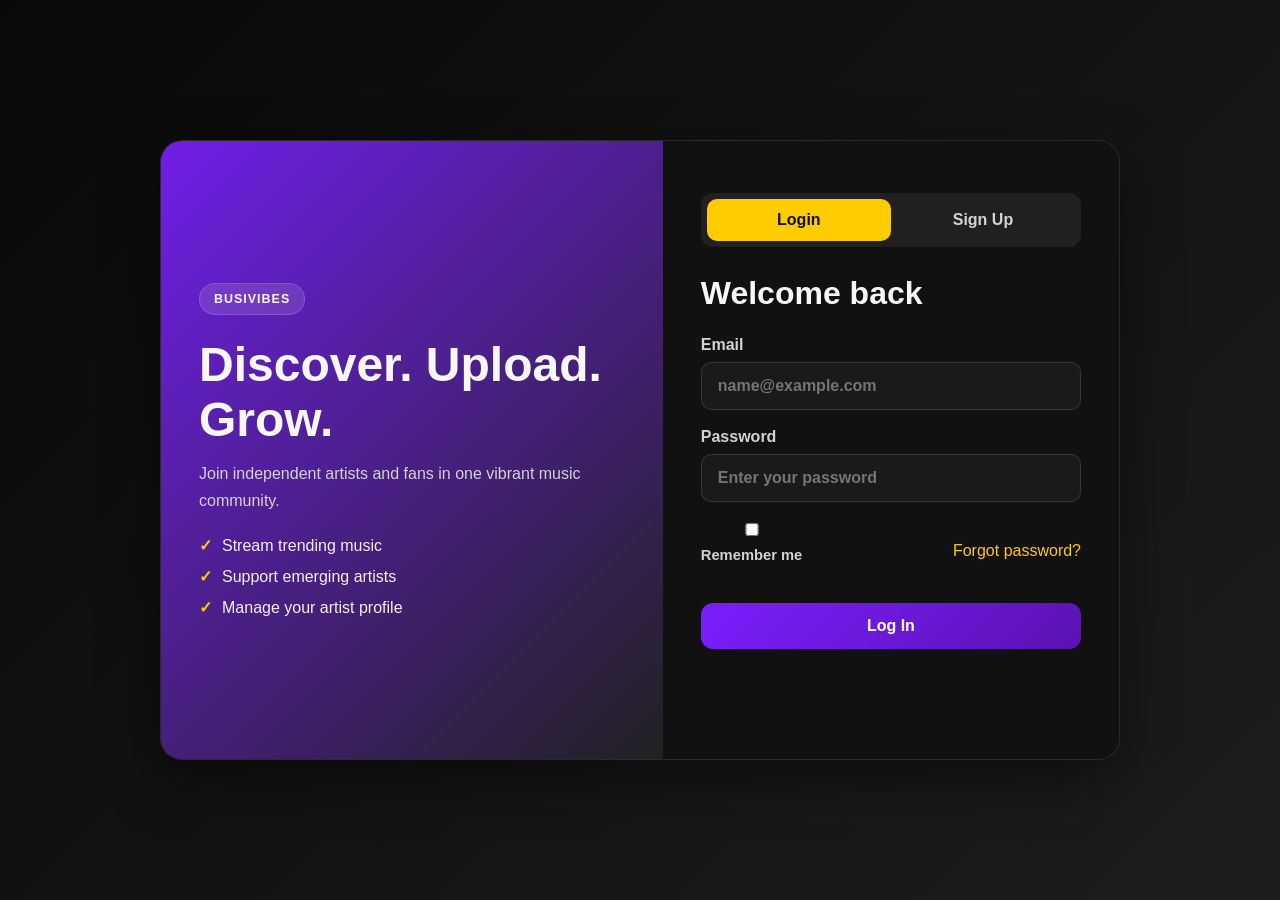
<file: Frontend/artists.html>
<!DOCTYPE html>
<html lang="en">

<head>

    <meta charset="UTF-8">

    <meta name="viewport" content="width=device-width, initial-scale=1.0">

    <title>Artists | BusiVibes</title>

    <link rel="stylesheet" href="css/dashboard.css">

    <style>

        .artists-page-grid {
            display: grid;
            grid-template-columns: repeat(auto-fit, minmax(220px, 1fr));
            gap: 25px;
        }

        .artist-directory-card {
            background: #ffffff;
            border-radius: 18px;
            padding: 25px;
            text-align: center;
            box-shadow: 0 8px 25px rgba(0, 0, 0, 0.07);
            transition: transform 0.25s ease, box-shadow 0.25s ease;
        }

        .artist-directory-card:hover {
            transform: translateY(-5px);
            box-shadow: 0 14px 30px rgba(0, 0, 0, 0.12);
        }

        .artist-directory-image {
            width: 120px;
            height: 120px;
            margin: 0 auto 18px;
            border-radius: 50%;
            overflow: hidden;
            background: #eee;
        }

        .artist-directory-image img {
            width: 100%;
            height: 100%;
            object-fit: cover;
        }

        .artist-directory-card h3 {
            margin-bottom: 6px;
            font-size: 1.25rem;
        }

        .artist-directory-card p {
            color: #777;
            margin-bottom: 18px;
        }

        .artist-view-btn {
            border: none;
            padding: 10px 18px;
            border-radius: 10px;
            background: #8f00ff;
            color: white;
            font-weight: 700;
            cursor: pointer;
            transition: 0.2s ease;
        }

        .artist-view-btn:hover {
            transform: translateY(-2px);
            opacity: 0.9;
        }

        .artist-search {
            display: flex;
            gap: 12px;
            margin-bottom: 30px;
        }

        .artist-search input {
            flex: 1;
            padding: 14px 16px;
            border: 1px solid #ddd;
            border-radius: 12px;
            font-size: 1rem;
            outline: none;
        }

        .artist-search input:focus {
            border-color: #8f00ff;
        }

        .empty-artists {
            text-align: center;
            padding: 40px;
            background: white;
            border-radius: 18px;
            color: #777;
        }

        @media (max-width: 600px) {

            .artist-search {
                flex-direction: column;
            }

        }

    </style>

</head>


<body>

    <div class="dashboard-container">


        <!-- ===============================
             SIDEBAR
        ================================ -->

        <aside class="sidebar">

            <div class="sidebar-logo">
                <h2>BusiVibes</h2>
            </div>


            <nav class="sidebar-nav">

                <a href="fan-dashboard.html" class="nav-link">
                    🏠 Dashboard
                </a>

                <a href="discover-music.html" class="nav-link">
                    🎵 Discover Music
                </a>

                <a href="liked-songs.html" class="nav-link">
                    ❤️ Liked Songs
                </a>

                <a href="downloads.html" class="nav-link">
                    📥 Downloads
                </a>

                <a href="following-artists.html" class="nav-link">
                    👥 Following Artists
                </a>

                <a href="my-playlists.html" class="nav-link">
                    📀 My Playlists
                </a>

                <a href="artists.html" class="nav-link active">
                    🎤 Artists
                </a>

                <a href="#" class="nav-link">
                    📅 Events
                </a>

                <a href="#" class="nav-link">
                    🛍️ Merchandise
                </a>

                <a href="#" class="nav-link">
                    ⚙️ My Profile
                </a>

            </nav>


            <div class="sidebar-bottom">

                <a href="#" class="nav-link logout">
                    🚪 Logout
                </a>

            </div>

        </aside>


        <!-- ===============================
             MAIN CONTENT
        ================================ -->

        <main class="dashboard-main">


            <!-- HEADER -->

            <header class="dashboard-header">

                <div>

                    <h1>
                        Artists 🎤
                    </h1>

                    <p>
                        Discover talented artists on BusiVibes.
                    </p>

                </div>


                <div class="user-info">

                    <div class="user-avatar">
                        👤
                    </div>

                    <div>

                        <strong id="fanName">
                            Fan
                        </strong>

                        <span>
                            Fan Account
                        </span>

                    </div>

                </div>

            </header>


            <!-- ===============================
                 SEARCH ARTISTS
            ================================ -->

            <section class="dashboard-section">

                <div class="artist-search">

                    <input
                        type="text"
                        id="artistSearch"
                        placeholder="Search artists..."
                    >

                </div>

            </section>


            <!-- ===============================
                 ARTISTS
            ================================ -->

            <section class="dashboard-section">

                <div class="section-heading">

                    <h2>
                        BusiVibes Artists
                    </h2>

                </div>


                <div
                    class="artists-page-grid"
                    id="artistsContainer"
                >

                </div>

            </section>


            <!-- FOOTER -->

            <footer class="dashboard-footer">

                <p>
                    © 2026 BusiVibes. All Rights Reserved.
                </p>

            </footer>


        </main>

    </div>


   <script src="busivibes-data.js"></script>

   <script>

   // ========================================
   // CURRENT USER
   // ========================================

   let currentUser = null;

   try {

       currentUser = JSON.parse(
           localStorage.getItem("busiVibesCurrentUser")
       );

   } catch (error) {

       currentUser = null;

   }

   if (!currentUser) {

       window.location.href = "login.html";

   } else {

       const fanName =
           document.getElementById("fanName");

       if (fanName) {

           fanName.textContent =
               currentUser.fullName ||
               currentUser.name ||
               "Fan";

       }

   }

   // ========================================
   // BUSIVIBES ARTISTS
   // ========================================

   const artists = (
       window.BusiVibesData &&
       window.BusiVibesData.artists
   ) || [
       {
           slug: "paul-beats",
           name: "Paul Beats",
           genre: "Afropop Artist",
           image: "assets/images/paul-beats.png"
       },
       {
           slug: "decartella",
           name: "Decartella",
           genre: "Vocalist",
           image: "assets/images/artists2.jpg"
       },
       {
           slug: "kofi-jamar",
           name: "Kofi Jamar",
           genre: "Afrobeats Artist",
           image: "assets/images/artists3.jpg"
       },
       {
           slug: "lyrical-kings",
           name: "Lyrical Kings",
           genre: "Group",
           image: "assets/images/artists4.jpg"
       },
       {
           slug: "amaarae",
           name: "Amaarae",
           genre: "Afropop Artist",
           image: "assets/images/artists5.jpg"
       },
       {
           slug: "black-tunez",
           name: "Black Tunez",
           genre: "Producer",
           image: "assets/images/artists6.jpg"
       }
   ];

   // ========================================
   // ARTISTS CONTAINER
   // ========================================

   const artistsContainer =
       document.getElementById(
           "artistsContainer"
       );

   // ========================================
   // DISPLAY ARTISTS
   // ========================================

   function renderArtists(list) {

       if (!list.length) {

           artistsContainer.innerHTML = `

               <div class="empty-artists">

                   <h3>
                       No artists found
                   </h3>

                   <p>
                       Try searching for another artist.
                   </p>

               </div>

           `;

           return;

       }

       artistsContainer.innerHTML =
           list.map(function(artist) {

               return `

                   <div class="artist-directory-card">

                       <div class="artist-directory-image">

                           <img
                               src="${artist.image}"
                               alt="${artist.name}"
                           >

                       </div>

                       <h3>
                           ${artist.name}
                       </h3>

                       <p>
                           ${artist.genre}
                       </p>

                       <button
                           class="artist-view-btn"
                           data-artist="${artist.name}"
                       >
                           View Artist
                       </button>

                   </div>

               `;

           }).join("");

       // ========================================
       // VIEW ARTIST
       // ========================================

       document
           .querySelectorAll(".artist-view-btn")
           .forEach(function(button) {

               button.addEventListener(
                   "click",
                   function() {

                       const artistName =
                           button.dataset.artist;

                       const artistSlug =
                           artistName
                               .toLowerCase()
                               .replace(/\s+/g, "-");

                       window.location.href =
                           "pages/artist-profile.html?artist=" +
                           artistSlug;

                   }
               );

           });

   }

   // ========================================
   // INITIAL DISPLAY
   // ========================================

   renderArtists(artists);

   // ========================================
   // SEARCH ARTISTS
   // ========================================

   const artistSearch =
       document.getElementById(
           "artistSearch"
       );

   artistSearch.addEventListener(
       "input",
       function() {

           const searchTerm =
               artistSearch.value
                   .toLowerCase()
                   .trim();

           const filteredArtists =
               artists.filter(function(artist) {

                   return (

                       artist.name
                           .toLowerCase()
                           .includes(searchTerm)

                       ||

                       artist.genre
                           .toLowerCase()
                           .includes(searchTerm)

                   );

               });

           renderArtists(filteredArtists);

       }
   );

   // ========================================
   // LOGOUT
   // ========================================

   const logoutButton =
       document.querySelector(".logout");

   if (logoutButton) {

       logoutButton.addEventListener(
           "click",
           function(event) {

               event.preventDefault();

               localStorage.removeItem(
                   "busiVibesLoggedIn"
               );

               localStorage.removeItem(
                   "busiVibesCurrentUser"
               );

               window.location.href =
                   "login.html";

           }
       );

   }

</script>


</body>

</html>
</file>
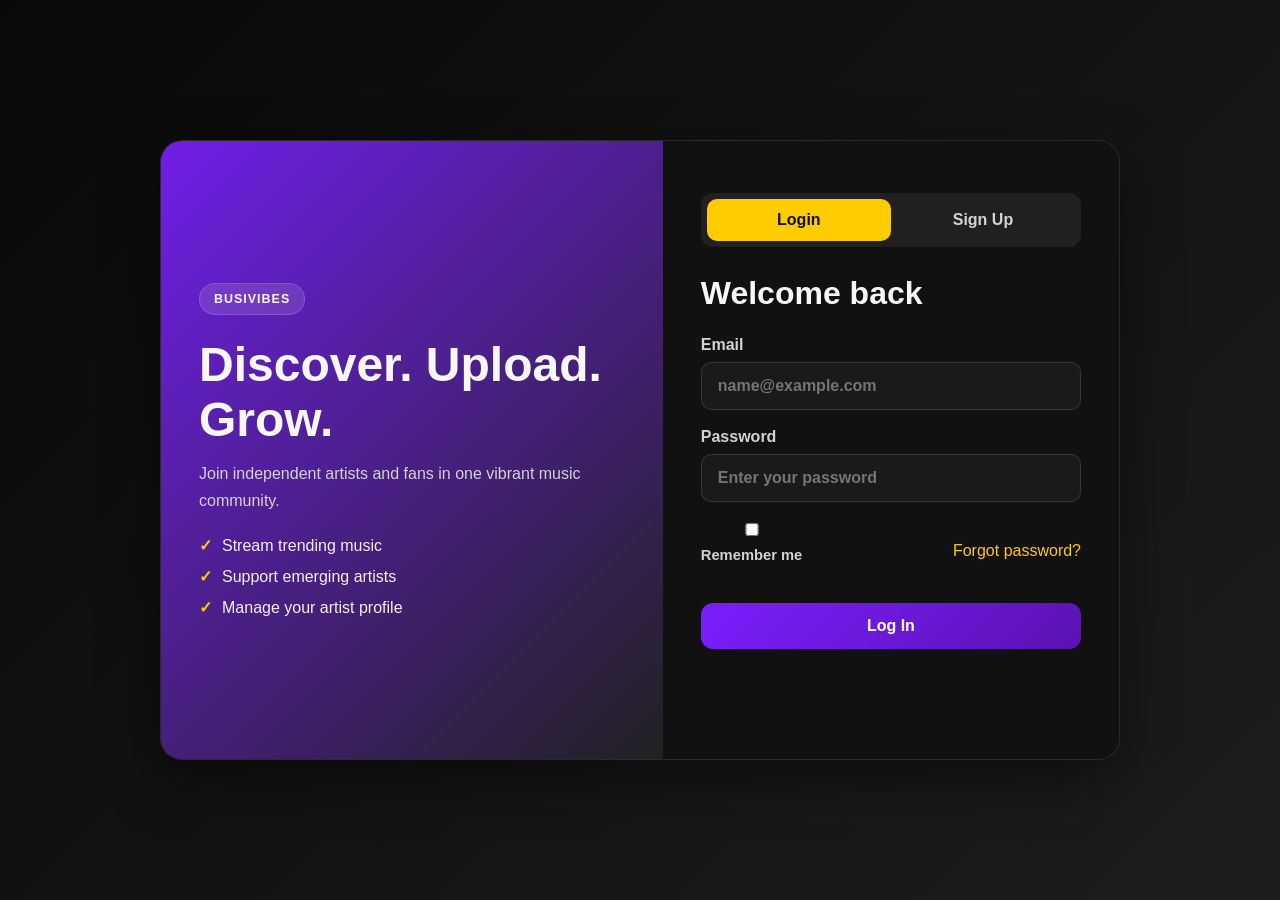
<file: Frontend/discover-music.html>
<!DOCTYPE html>
<html lang="en">

<head>

    <meta charset="UTF-8">

    <meta name="viewport" content="width=device-width, initial-scale=1.0">

    <title>Discover Music | BusiVibes</title>

    <link rel="stylesheet" href="css/dashboard.css">

    <style>

        .artist-slider {
            overflow: hidden;
            border-radius: 20px;
            background: rgba(255, 255, 255, 0.7);
            padding: 18px 12px 12px;
            box-shadow: 0 10px 24px rgba(15, 23, 42, 0.06);
        }

        .artist-slider-track {
            display: flex;
            transition: transform 0.35s ease;
        }

        .artist-slide {
            min-width: 100%;
            display: grid;
            grid-template-columns: repeat(3, minmax(180px, 1fr));
            gap: 20px;
        }

        .artist-slider-dots {
            display: flex;
            justify-content: center;
            align-items: center;
            gap: 8px;
            margin-top: 14px;
        }

        .artist-slide-dot {
            width: 10px;
            height: 10px;
            border: none;
            border-radius: 50%;
            background: #d7d7d7;
            cursor: pointer;
            transition: 0.2s ease;
            padding: 0;
        }

        .artist-slide-dot.active {
            background: #8f00ff;
            transform: scale(1.2);
        }

        @media (max-width: 700px) {
            .artist-slide {
                grid-template-columns: 1fr;
            }
        }

    </style>

</head>


<body>

    <div class="dashboard-container">


        <!-- ===============================
             SIDEBAR
        ================================ -->

        <aside class="sidebar">

            <div class="sidebar-logo">
                <h2>BusiVibes</h2>
            </div>


            <nav class="sidebar-nav">

                <a href="fan-dashboard.html" class="nav-link">
                    🏠 Dashboard
                </a>

                <a href="discover-music.html" class="nav-link active">
                    🎵 Discover Music
                </a>

                <a href="#" class="nav-link">
                    ❤️ Liked Songs
                </a>

                <a href="downloads.html" class="nav-link">
                    📥 Downloads
                </a>

                <a href="following-artists.html" class="nav-link">
                    👥 Following Artists
                </a>

                <a href="my-playlists.html" class="nav-link">
                    📀 My Playlists
                </a>

                <a href="#" class="nav-link">
                    🎤 Artists
                </a>

                <a href="#" class="nav-link">
                    📅 Events
                </a>

                <a href="#" class="nav-link">
                    🛍️ Merchandise
                </a>

                <a href="#" class="nav-link">
                    ⚙️ My Profile
                </a>

            </nav>


            <div class="sidebar-bottom">

                <a href="#" class="nav-link logout">
                    🚪 Logout
                </a>

            </div>

        </aside>



        <!-- ===============================
             MAIN CONTENT
        ================================ -->

        <main class="dashboard-main">


            <!-- HEADER -->

            <header class="dashboard-header">

                <div>

                    <h1>Discover Music 🎵</h1>

                    <p>
                        Discover new songs and artists on BusiVibes.
                    </p>

                </div>


                <div class="user-info">

                    <div class="user-avatar">
                        👤
                    </div>

                    <div>

                        <strong id="fanName">
                            Fan
                        </strong>

                        <span>
                            Fan Account
                        </span>

                    </div>

                </div>

            </header>



            <!-- ===============================
                 SEARCH
            ================================ -->

            <section class="dashboard-section">

                <div class="music-search">

                    <input
                        type="text"
                        id="musicSearch"
                        placeholder="Search songs, artists..."
                    >

                    <button id="searchButton">
                        🔍 Search
                    </button>

                </div>

            </section>



            <!-- ===============================
                 FEATURED MUSIC
            ================================ -->

            <section class="dashboard-section">

                <div class="section-heading">

                    <h2>
                        Featured Music
                    </h2>

                </div>


                <div class="music-grid">


                    <!-- SONG 1 -->

                   <div class="music-card" data-audio="assets/audio-files/Champion.mp3">

                   


                        <div class="music-cover">
    <img src="assets/song-cover/Champion.png" alt="Champion cover">
                        </div>

                        <div class="music-info">

                            <h3>
                                Champion
                            </h3>

                            <p>
                                Paul Beats
                            </p>

                        </div>

                        <div class="music-actions">

                            <button class="play-btn">
                                ▶ Play
                            </button>

                            <button class="like-btn">
                                ♡
                            </button>

                            <button class="download-btn">
                                ↓
                            </button>

                        </div>

                    </div>



                    <!-- SONG 2 -->

                    <div class="music-card" data-audio="assets/audio-files/Rise Up.mp3">

                        <div class="music-cover">
    <img src="assets/song-cover/Rise Up.png" alt="Rise Up cover">
                            
                        </div>

                        <div class="music-info">

                            <h3>
                                Rise Up
                            </h3>

                            <p>
                                Paul Beats
                            </p>

                        </div>

                        <div class="music-actions">

                            <button class="play-btn">
                                ▶ Play
                            </button>

                            <button class="like-btn">
                                ♡
                            </button>

                            <button class="download-btn">
                                ↓
                            </button>

                        </div>

                    </div>



                    <!-- SONG 3 -->

                    <div class="music-card" data-audio="assets/audio-files/Dream Big.mp3">

                        <div class="music-cover">
    <img src="assets/song-cover/Dream Big.png" alt="Dream Big cover">
                            
                        </div>

                        <div class="music-info">

                            <h3>
                                Dream Big
                            </h3>

                            <p>
                                Paul Beats
                            </p>

                        </div>

                        <div class="music-actions">

                            <button class="play-btn">
                                ▶ Play
                            </button>

                            <button class="like-btn">
                                ♡
                            </button>

                            <button class="download-btn">
                                ↓
                            </button>

                        </div>

                    </div>



                    <!-- SONG 4 -->
<div class="music-card" data-audio="assets/audio-files/Forever.mp3">

                        <div class="music-cover">
                            <img src="assets/song-cover/Forever.png" alt="Forever cover">
                        </div>

                        <div class="music-info">

                            <h3>
                                Forever
                            </h3>

                            <p>
                                Paul Beats
                            </p>

                        </div>

                        <div class="music-actions">

                            <button class="play-btn">
                                ▶ Play
                            </button>

                            <button class="like-btn">
                                ♡
                            </button>

                            <button class="download-btn">
                                ↓
                            </button>

                        </div>

                    </div>

                </div>

            </section>



            <!-- ===============================
                 POPULAR ARTISTS
            ================================ -->

            <section class="dashboard-section">

                <div class="section-heading">

                    <h2>
                        Popular Artists
                    </h2>

                </div>


                <div class="artist-slider" aria-label="Popular artists carousel">

                    <div class="artist-slider-track" id="artistSliderTrack">

                        <div class="artist-slide">

                            <div class="artist-card">

                                <div class="artist-avatar">
                                    <img src="assets/images/paul-beats.png" alt="Paul Beats">
                                </div>

                                <h3>
                                    Paul Beats
                                </h3>

                                <p>
                                    Afropop Artist
                                </p>

                                <button class="follow-btn">
                                    + Follow
                                </button>

                            </div>

                            <div class="artist-card">

                                <div class="artist-avatar">
                                    <img src="assets/images/artists2.jpg" alt="Decartella">
                                </div>

                                <h3>
                                    Decartella
                                </h3>

                                <p>
                                    Vocalist
                                </p>

                                <button class="follow-btn">
                                    + Follow
                                </button>

                            </div>

                            <div class="artist-card">

                                <div class="artist-avatar">
                                    <img src="assets/images/artists3.jpg" alt="Kofi Jamar">
                                </div>

                                <h3>
                                    Kofi Jamar
                                </h3>

                                <p>
                                    Afrobeats Artist
                                </p>

                                <button class="follow-btn">
                                    + Follow
                                </button>

                            </div>

                        </div>

                        <div class="artist-slide">

                            <div class="artist-card">

                                <div class="artist-avatar">
                                    <img src="assets/images/artists4.jpg" alt="Lyrical Kings">
                                </div>

                                <h3>
                                    Lyrical Kings
                                </h3>

                                <p>
                                    Group
                                </p>

                                <button class="follow-btn">
                                    + Follow
                                </button>

                            </div>

                            <div class="artist-card">

                                <div class="artist-avatar">
                                    <img src="assets/images/artists5.jpg" alt="Amaarae">
                                </div>

                                <h3>
                                    Amaarae
                                </h3>

                                <p>
                                    Afropop Artist
                                </p>

                                <button class="follow-btn">
                                    + Follow
                                </button>

                            </div>

                            <div class="artist-card">

                                <div class="artist-avatar">
                                    <img src="assets/images/artists6.jpg" alt="Black Tunez">
                                </div>

                                <h3>
                                    Black Tunez
                                </h3>

                                <p>
                                    Producer
                                </p>

                                <button class="follow-btn">
                                    + Follow
                                </button>

                            </div>

                        </div>

                    </div>

                    <div class="artist-slider-dots" id="artistSliderDots">
                        <button class="artist-slide-dot active" data-index="0" type="button" aria-label="Show slide 1"></button>
                        <button class="artist-slide-dot" data-index="1" type="button" aria-label="Show slide 2"></button>
                    </div>

                </div>

            </section>



            <!-- ===============================
                 ALL MUSIC
            ================================ -->

            <section class="dashboard-section">

                <div class="section-heading">

                    <h2>
                        Latest Music
                    </h2>

                </div>


                <div id="musicResults">

                  <div class="music-list-item" data-song="Champion" data-audio="assets/audio-files/Champion.mp3" data-cover="assets/song-cover/Champion.png">

                        <div>

                            <strong>
                                Champion
                            </strong>

                            <p>
                                Paul Beats • 3:45
                            </p>

                        </div>

                        <button class="play-btn">
                            ▶ Play
                        </button>

                    </div>


                    <div class="music-list-item" data-song="Rise Up" data-audio="assets/audio-files/Rise Up.mp3" data-cover="assets/song-cover/Rise Up.png">

                        <div>

                            <strong>
                                Rise Up
                            </strong>

                            <p>
                                Paul Beats • 4:01
                            </p>

                        </div>

                        <button class="play-btn">
                            ▶ Play
                        </button>

                    </div>


                    <div class="music-list-item" data-song="Dream Big" data-audio="assets/audio-files/Dream Big.mp3" data-cover="assets/song-cover/Dream Big.png">

                        <div>

                            <strong>
                                Dream Big
                            </strong>

                            <p>
                                Paul Beats • 2:58
                            </p>

                        </div>

                        <button class="play-btn">
                            ▶ Play
                        </button>

                    </div>


                    <div class="music-list-item" data-song="Forever" data-audio="assets/audio-files/Forever.mp3" data-cover="assets/song-cover/Forever.png">

                        <div>

                            <strong>
                                Forever
                            </strong>

                            <p>
                                Paul Beats • 3:30
                            </p>

                        </div>

                        <button class="play-btn">
                            ▶ Play
                        </button>

                    </div>

                </div>

            </section>



            <!-- FOOTER -->

            <footer class="dashboard-footer">

                <p>
                    © 2026 BusiVibes. All Rights Reserved.
                </p>

            </footer>


        </main>
 <!-- FOOTER -->

            <footer class="dashboard-footer">

                <p>
                    © 2026 BusiVibes. All Rights Reserved.
                </p>

            </footer>


        </main>

    </div>
    </div>

    <div class="bottom-music-player" id="bottomMusicPlayer">

       <div class="player-song-info">

           <div class="player-cover">
               🎵
           </div>

           <div class="player-details">

               <strong id="playerSongTitle">
                   No Song Playing
               </strong>

               <span id="playerArtistName">
                   BusiVibes
               </span>

           </div>

       </div>

       <div class="player-controls">

           <button id="previousSong" title="Previous Song">
               ⏮
           </button>

           <button id="mainPlayButton" class="main-play-button" title="Play">
               ▶
           </button>

           <button id="nextSong" title="Next Song">
               ⏭
           </button>

       </div>

       <div class="player-progress">

           <span id="currentTime">
               0:00
           </span>

           <input
               type="range"
               id="musicProgress"
               min="0"
               max="100"
               value="0"
           >

           <span id="duration">
               0:00
           </span>

       </div>

       <div class="player-volume">

           <span>
               🔊
           </span>

           <input
               type="range"
               id="volumeControl"
               min="0"
               max="1"
               step="0.01"
               value="1"
           >

      

    </div>

    <!-- ===============================
         FAN DASHBOARD SCRIPT
    ================================ -->

    <script>

        // Get current user

        const currentUser =
            JSON.parse(
                localStorage.getItem("busiVibesCurrentUser")
            );


        // Check login

        if (!currentUser) {

            window.location.href = "login.html";

        } else {

            document.getElementById("fanName").textContent =
                currentUser.fullName;

        }


        // Logout

        const logoutButton =
            document.querySelector(".logout");


        logoutButton.addEventListener("click", function (event) {

            event.preventDefault();

            localStorage.removeItem("busiVibesLoggedIn");

            localStorage.removeItem("busiVibesCurrentUser");

            window.location.href = "login.html";

        });

        // ========================================
// DISCOVER MUSIC SEARCH
// ========================================

const musicSearch = document.getElementById("musicSearch");
const searchButton = document.getElementById("searchButton");

const musicCards = document.querySelectorAll(".music-card");
const musicListItems = document.querySelectorAll(".music-list-item");

function playLatestSong(item) {

    const songTitle = item.querySelector("strong").textContent.trim();
    const artistInfo = item.querySelector("p").textContent.trim();
    const artistName = artistInfo.split("•")[0].trim();
    const audioFile = item.dataset.audio;
    const coverFile = item.dataset.cover || "assets/song-cover/Champion.png";

    if (!audioFile) {
        return;
    }

    if (currentAudio) {
        currentAudio.pause();
        currentAudio.currentTime = 0;
    }

    currentAudio = new Audio(audioFile);
    currentAudio.volume = volumeControl.value;

    playerSongTitle.textContent = songTitle;
    playerArtistName.textContent = artistName;
    playerCover.innerHTML = `<img src="${coverFile}" alt="${songTitle} cover">`;

    musicProgress.value = 0;
    currentTimeDisplay.textContent = "0:00";
    durationDisplay.textContent = "0:00";

    currentAudio.addEventListener("loadedmetadata", function() {
        durationDisplay.textContent = formatTime(currentAudio.duration);
    });

    currentAudio.addEventListener("timeupdate", function() {
        if (currentAudio.duration) {
            musicProgress.value = (currentAudio.currentTime / currentAudio.duration) * 100;
        }
        currentTimeDisplay.textContent = formatTime(currentAudio.currentTime);
    });

    currentAudio.addEventListener("ended", function() {
        mainPlayButton.textContent = "▶";
        musicProgress.value = 100;
        musicListItems.forEach(function(listItem) {
            const button = listItem.querySelector(".play-btn");
            if (button) {
                button.textContent = "▶ Play";
            }
        });
    });

    musicCards.forEach(function(card) {
        const cardButton = card.querySelector(".play-btn");
        if (cardButton) {
            cardButton.textContent = "▶ Play";
        }
    });

    currentAudio.play()
        .then(function() {
            mainPlayButton.textContent = "⏸";
            musicListItems.forEach(function(listItem) {
                const button = listItem.querySelector(".play-btn");
                if (!button) {
                    return;
                }

                button.textContent = listItem === item ? "⏸ Pause" : "▶ Play";
            });
        })
        .catch(function(error) {
            console.error("Audio could not play:", error);
            mainPlayButton.textContent = "▶";
            alert("The song could not be played. Please check the MP3 file.");
        });

}

function searchMusic() {

    const searchTerm = musicSearch.value.toLowerCase().trim();

    // Search Featured Music
    musicCards.forEach(function(card) {

        const songName =
            card.querySelector("h3").textContent.toLowerCase();

        const artistName =
            card.querySelector(".music-info p").textContent.toLowerCase();

        if (
            songName.includes(searchTerm) ||
            artistName.includes(searchTerm)
        ) {
            card.style.display = "";
        } else {
            card.style.display = "none";
        }

    });


    // Search Latest Music
    musicListItems.forEach(function(item) {

        const musicText =
            item.textContent.toLowerCase();

        if (musicText.includes(searchTerm)) {
            item.style.display = "flex";
        } else {
            item.style.display = "none";
        }

    });

}


// Search button
searchButton.addEventListener("click", searchMusic);


// Search while typing
musicSearch.addEventListener("input", searchMusic);


// Press Enter to search
musicSearch.addEventListener("keydown", function(event) {

    if (event.key === "Enter") {
        searchMusic();
    }

});

// ========================================
// BUSIVIBES BOTTOM MUSIC PLAYER
// ========================================

const bottomPlayer = document.getElementById("bottomMusicPlayer");

const playerSongTitle =
    document.getElementById("playerSongTitle");

const playerArtistName =
    document.getElementById("playerArtistName");

const playerCover =
    document.querySelector(".player-cover");

const mainPlayButton =
    document.getElementById("mainPlayButton");

const previousSong =
    document.getElementById("previousSong");

const nextSong =
    document.getElementById("nextSong");

const musicProgress =
    document.getElementById("musicProgress");

const currentTimeDisplay =
    document.getElementById("currentTime");

const durationDisplay =
    document.getElementById("duration");

const volumeControl =
    document.getElementById("volumeControl");


let currentAudio = null;
let currentCardIndex = -1;


// ========================================
// FORMAT TIME
// ========================================

function formatTime(seconds) {

    if (isNaN(seconds)) {
        return "0:00";
    }

    const minutes = Math.floor(seconds / 60);

    const remainingSeconds =
        Math.floor(seconds % 60);

    return (
        minutes +
        ":" +
        String(remainingSeconds).padStart(2, "0")
    );

}


// ========================================
// LOAD SONG
// ========================================

function loadSong(index, shouldPlay = true) {

    if (index < 0 || index >= musicCards.length) {
        return;
    }


    const card = musicCards[index];

    const audioFile =
        card.dataset.audio;

    const songTitle =
        card.querySelector(".music-info h3")
            .textContent
            .trim();

    const artistName =
        card.querySelector(".music-info p")
            .textContent
            .trim();


    // Stop previous song

    if (currentAudio) {

        currentAudio.pause();
        currentAudio.currentTime = 0;

    }


    // Create new audio

    currentAudio = new Audio(audioFile);

    currentCardIndex = index;


    // Update player information

    playerSongTitle.textContent =
        songTitle;

    playerArtistName.textContent =
        artistName;


    // Update cover

    const coverImage =
        card.querySelector(".music-cover img");

    if (coverImage) {

        playerCover.innerHTML =
            `<img src="${coverImage.src}" alt="${songTitle} cover">`;

    } else {

        playerCover.textContent = "🎵";

    }


    // Volume

    currentAudio.volume =
        volumeControl.value;


    // Reset progress

    musicProgress.value = 0;

    currentTimeDisplay.textContent = "0:00";

    durationDisplay.textContent = "0:00";


    // Audio metadata loaded

    currentAudio.addEventListener(
        "loadedmetadata",
        function() {

            durationDisplay.textContent =
                formatTime(currentAudio.duration);

        }
    );


    // Update progress

    currentAudio.addEventListener(
        "timeupdate",
        function() {

            if (currentAudio.duration) {

                const progress =
                    (currentAudio.currentTime /
                    currentAudio.duration) * 100;

                musicProgress.value =
                    progress;

            }


            currentTimeDisplay.textContent =
                formatTime(currentAudio.currentTime);

        }
    );


    // Song ended

    currentAudio.addEventListener(
        "ended",
        function() {

            mainPlayButton.textContent = "▶";

            // Automatically play next song

            if (
                currentCardIndex <
                musicCards.length - 1
            ) {

                loadSong(
                    currentCardIndex + 1,
                    true
                );

            } else {

                musicProgress.value = 100;

            }

        }
    );


    // Play

    if (shouldPlay) {

        currentAudio.play()
            .then(function() {

                mainPlayButton.textContent =
                    "⏸";

            })
            .catch(function(error) {

                console.error(
                    "Audio could not play:",
                    error
                );

                mainPlayButton.textContent =
                    "▶";

                alert(
                    "The song could not be played. " +
                    "Please check the MP3 file."
                );

            });

    }

}


// ========================================
// FEATURED MUSIC PLAY BUTTONS
// ========================================

musicCards.forEach(function(card, index) {

    const playButton =
        card.querySelector(".play-btn");


    playButton.addEventListener(
        "click",
        function() {

            // If this song is currently loaded

            if (
                currentCardIndex === index &&
                currentAudio
            ) {

                if (currentAudio.paused) {

                    currentAudio.play();

                    mainPlayButton.textContent =
                        "⏸";

                    playButton.textContent =
                        "⏸ Pause";

                } else {

                    currentAudio.pause();

                    mainPlayButton.textContent =
                        "▶";

                    playButton.textContent =
                        "▶ Play";

                }

                return;

            }


            // Reset previous card button

            musicCards.forEach(function(otherCard) {

                otherCard.querySelector(
                    ".play-btn"
                ).textContent = "▶ Play";

            });

            musicListItems.forEach(function(listItem) {
                const listButton = listItem.querySelector(".play-btn");
                if (listButton) {
                    listButton.textContent = "▶ Play";
                }
            });


            // Load selected song

            loadSong(index, true);

            playButton.textContent =
                "⏸ Pause";

        }
    );

});

// ========================================
// LATEST MUSIC PLAY BUTTONS
// ========================================

const latestMusicItems =
    document.querySelectorAll(".music-list-item");


latestMusicItems.forEach(function(item) {

    const playButton =
        item.querySelector(".play-btn");

    const songName =
        item.dataset.song;


    playButton.addEventListener("click", function() {

        const songIndex =
            Array.from(musicCards).findIndex(function(card) {

                return card.querySelector(
                    ".music-info h3"
                ).textContent.trim() === songName;

            });


        if (songIndex !== -1) {

            loadSong(songIndex, true);

            // Reset all Featured Music buttons

            musicCards.forEach(function(card) {

                card.querySelector(
                    ".play-btn"
                ).textContent = "▶ Play";

            });


            // Update selected Featured Music button

            musicCards[songIndex]
                .querySelector(".play-btn")
                .textContent = "⏸ Pause";


            // Update Latest Music buttons

            latestMusicItems.forEach(function(otherItem) {

                otherItem.querySelector(
                    ".play-btn"
                ).textContent = "▶ Play";

            });


            playButton.textContent =
                "⏸ Pause";

        }

    });

});


// ========================================
// MAIN PLAYER PLAY / PAUSE
// ========================================

mainPlayButton.addEventListener(
    "click",
    function() {

        if (!currentAudio) {

            loadSong(0, true);

            return;

        }


        if (currentAudio.paused) {

            currentAudio.play();

            mainPlayButton.textContent =
                "⏸";

            musicCards[currentCardIndex]
                .querySelector(".play-btn")
                .textContent = "⏸ Pause";

        } else {

            currentAudio.pause();

            mainPlayButton.textContent =
                "▶";

            musicCards[currentCardIndex]
                .querySelector(".play-btn")
                .textContent = "▶ Play";

        }

    }
);


// ========================================
// PREVIOUS SONG
// ========================================

previousSong.addEventListener(
    "click",
    function() {

        if (currentCardIndex > 0) {

            loadSong(
                currentCardIndex - 1,
                true
            );

        }

    }
);


// ========================================
// NEXT SONG
// ========================================

nextSong.addEventListener(
    "click",
    function() {

        if (
            currentCardIndex <
            musicCards.length - 1
        ) {

            loadSong(
                currentCardIndex + 1,
                true
            );

        }

    }
);


// ========================================
// PROGRESS BAR
// ========================================

musicProgress.addEventListener(
    "input",
    function() {

        if (currentAudio && currentAudio.duration) {

            currentAudio.currentTime =
                (musicProgress.value / 100) *
                currentAudio.duration;

        }

    }
);


// ========================================
// VOLUME
// ========================================

volumeControl.addEventListener(
    "input",
    function() {

        if (currentAudio) {

            currentAudio.volume =
                volumeControl.value;

        }

    }
);
// ========================================
// SAVE MUSIC LIKES
// ========================================

const likeButtons = document.querySelectorAll(".like-btn");

likeButtons.forEach(function(button) {

    const musicCard = button.closest(".music-card");
    const songName = musicCard.querySelector(".music-info h3").textContent.trim();

    const likeKey = "busiVibesLiked_" + songName;

    // Restore saved like
    if (localStorage.getItem(likeKey) === "true") {
        button.textContent = "♥";
        button.classList.add("liked");
    }

    // Like / Unlike
    button.addEventListener("click", function() {

        const isLiked = localStorage.getItem(likeKey) === "true";

        if (isLiked) {

            localStorage.removeItem(likeKey);

            button.textContent = "♡";
            button.classList.remove("liked");

        } else {

            localStorage.setItem(likeKey, "true");

            button.textContent = "♥";
            button.classList.add("liked");

        }

    });

});

// ========================================
// DISCOVER MUSIC DOWNLOAD BUTTONS
// ========================================

const downloadButtons = document.querySelectorAll(".download-btn");

downloadButtons.forEach(function(button) {

    button.addEventListener("click", function(event) {

        event.preventDefault();

        const musicCard = button.closest(".music-card");

        if (!musicCard) return;

        const songName =
            musicCard.querySelector(".music-info h3").textContent.trim();

        const artistName =
            musicCard.querySelector(".music-info p").textContent.trim();

        const audioFile =
            musicCard.getAttribute("data-audio");

        const imageElement =
            musicCard.querySelector(".music-cover img");

        const songImage =
            imageElement ? imageElement.getAttribute("src") : "";

        // Get existing downloads
        let downloads =
            JSON.parse(localStorage.getItem("busiVibesDownloads")) || [];

        // Check if already downloaded
        const alreadyDownloaded = downloads.some(function(song) {
            return song.title === songName;
        });

        if (alreadyDownloaded) {

            alert(
                songName +
                " is already in your Downloads."
            );

            return;
        }

        // Add song to Downloads
        const newDownload = {

            id: Date.now(),

            title: songName,

            artist: artistName,

            duration: "Music",

            size: "Downloaded",

            date: "Downloaded today",

            image: songImage,

            audio: audioFile,

            downloadUrl: audioFile

        };

        downloads.push(newDownload);

        // Save Downloads
        localStorage.setItem(
            "busiVibesDownloads",
            JSON.stringify(downloads)
        );

        alert(
            "✅ " +
            songName +
            " has been added to your Downloads!"
        );

    });

});
// ========================================
// SAVE FOLLOWED ARTISTS
// ========================================

const followButtons = document.querySelectorAll(".follow-btn");

followButtons.forEach(function(button) {

    const artistCard = button.closest(".artist-card");
    const artistName = artistCard.querySelector("h3").textContent.trim();

    const followKey = "busiVibesFollowing_" + artistName;

    // Restore saved follow
    if (localStorage.getItem(followKey) === "true") {

        button.textContent = "✓ Following";
        button.classList.add("following");

    }

    // Follow / Unfollow
    button.addEventListener("click", function() {

        const isFollowing =
            localStorage.getItem(followKey) === "true";

        if (isFollowing) {

            localStorage.removeItem(followKey);

            button.textContent = "+ Follow";
            button.classList.remove("following");

        } else {

            localStorage.setItem(followKey, "true");

            button.textContent = "✓ Following";
            button.classList.add("following");

        }

    });

});

    const artistSliderTrack = document.getElementById("artistSliderTrack");
    const artistSliderDots = document.querySelectorAll(".artist-slide-dot");
    const artistSlides = document.querySelectorAll(".artist-slide");
    let currentArtistSlide = 0;

    function showArtistSlide(index) {

        if (!artistSliderTrack || !artistSlides.length) return;

        currentArtistSlide = (index + artistSlides.length) % artistSlides.length;

        artistSliderTrack.style.transform = "translateX(-" + (currentArtistSlide * 100) + "% )";

        artistSliderDots.forEach(function(dot) {
            const isActive = Number(dot.dataset.index) === currentArtistSlide;
            dot.classList.toggle("active", isActive);
        });

    }

    artistSliderDots.forEach(function(dot) {
        dot.addEventListener("click", function() {
            showArtistSlide(Number(dot.dataset.index));
        });
    });

    if (artistSlides.length > 1) {
        setInterval(function() {
            showArtistSlide(currentArtistSlide + 1);
        }, 5000);
    }

    </script>


</body>

</html>
</file>
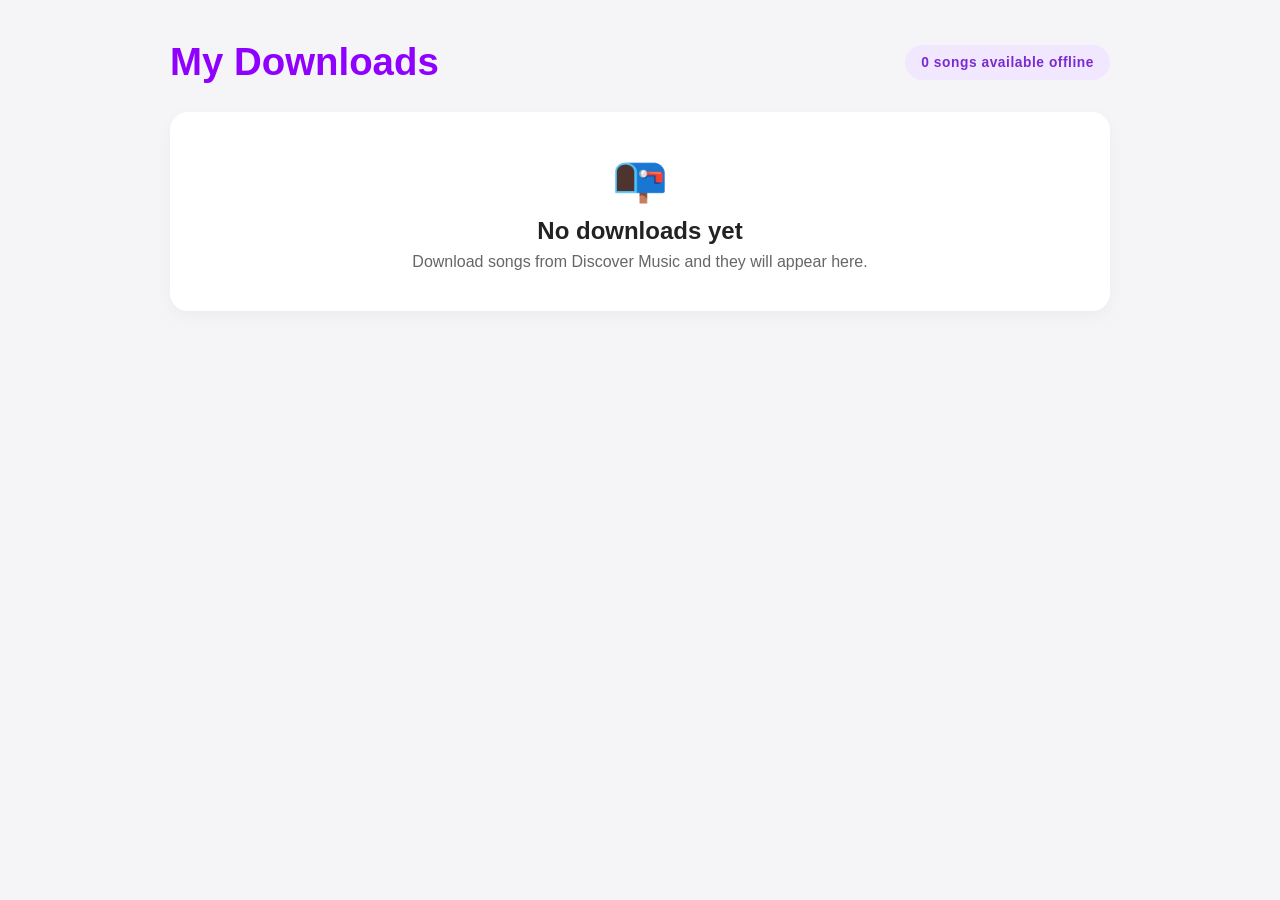
<file: Frontend/downloads.html>
<!DOCTYPE html>
<html lang="en">
  <head>
    <meta charset="UTF-8" />
    <meta name="viewport" content="width=device-width, initial-scale=1" />
    <title>Downloads - BusiVibes</title>
    <style>
      * {
        box-sizing: border-box;
        margin: 0;
        padding: 0;
      }

      body {
        font-family: Arial, sans-serif;
        background: #f5f5f7;
        color: #222;
        min-height: 100vh;
        display: flex;
        flex-direction: column;
      }

      .dashboard-main {
        max-width: 980px;
        margin: 40px auto;
        padding: 0 20px 80px;
        flex-grow: 1;
        width: 100%;
      }

      .page-header {
        display: flex;
        justify-content: space-between;
        align-items: center;
        gap: 16px;
        margin-bottom: 28px;
        flex-wrap: wrap;
      }

      h1 {
        font-size: clamp(2rem, 3vw, 2.7rem);
        color: #8f00ff;
        font-weight: 700;
      }

      .header-badge {
        background: #f1e8ff;
        color: #7a2ad1;
        padding: 10px 16px;
        border-radius: 999px;
        font-size: 0.86rem;
        font-weight: 700;
        letter-spacing: 0.04em;
      }

      #downloadsList {
        display: grid;
        gap: 20px;
      }

      .download-card {
        display: flex;
        background: #fff;
        border-radius: 16px;
        box-shadow: 0 6px 18px rgba(0, 0, 0, 0.06);
        padding: 18px 20px;
        align-items: center;
        justify-content: space-between;
        gap: 18px;
        transition: transform 0.25s ease, box-shadow 0.25s ease;
        border: 1px solid #f0ebf7;
      }

      .download-card:hover {
        transform: translateY(-2px);
        box-shadow: 0 12px 28px rgba(0, 0, 0, 0.1);
      }

      .song-info {
        display: flex;
        align-items: center;
        gap: 18px;
        min-width: 0;
        flex: 1;
      }

      .download-cover {
        width: 82px;
        height: 82px;
        border-radius: 16px;
        overflow: hidden;
        flex-shrink: 0;
        background: linear-gradient(135deg, #1b0d2a, #7a2ad1);
      }

      .download-cover img {
        width: 100%;
        height: 100%;
        object-fit: cover;
        display: block;
      }

      .download-meta {
        min-width: 0;
        flex: 1;
      }

      .download-meta h3 {
        font-size: 1.2rem;
        margin-bottom: 6px;
        color: #1f1a2d;
      }

      .download-meta p {
        color: #666;
        font-size: 0.96rem;
        margin-bottom: 8px;
      }

      .tags {
        display: flex;
        flex-wrap: wrap;
        gap: 8px;
      }

      .tag {
        background: #f5f0ff;
        color: #6c2bc4;
        border-radius: 999px;
        padding: 6px 10px;
        font-size: 0.75rem;
        font-weight: 700;
      }

      .download-actions {
        display: flex;
        align-items: center;
        gap: 12px;
        flex-shrink: 0;
      }

      .status {
        font-size: 0.82rem;
        font-weight: 700;
        background: #eafaf0;
        color: #1a8f48;
        border-radius: 999px;
        padding: 7px 10px;
        white-space: nowrap;
      }

      .audio-player {
        width: 180px;
        height: 32px;
        border-radius: 8px;
        background: #faf7ff;
        border: 1px solid #efe7ff;
      }

      .download-btn {
        border: none;
        border-radius: 10px;
        padding: 10px 14px;
        font-weight: 700;
        cursor: pointer;
        transition: 0.2s ease;
        text-decoration: none;
        display: inline-flex;
        align-items: center;
        justify-content: center;
      }

      .download-btn.primary {
        background: #8f00ff;
        color: white;
      }

      .download-btn.secondary {
        background: #f4f4f6;
        color: #333;
      }

      .download-btn.danger {
        background: #ffeaea;
        color: #c72828;
      }

      .download-btn:hover {
        transform: translateY(-1px);
      }

      .empty-state {
        background: #fff;
        border-radius: 18px;
        padding: 40px 24px;
        text-align: center;
        color: #666;
        box-shadow: 0 6px 18px rgba(0, 0, 0, 0.04);
      }

      .empty-state .icon {
        font-size: 2.8rem;
        margin-bottom: 12px;
      }

      .empty-state h3 {
        font-size: 1.5rem;
        margin-bottom: 8px;
        color: #222;
      }

      .toast {
        position: fixed;
        right: 20px;
        bottom: 20px;
        background: #1a1a1a;
        color: #fff;
        padding: 12px 16px;
        border-radius: 12px;
        box-shadow: 0 10px 25px rgba(0, 0, 0, 0.18);
        opacity: 0;
        transform: translateY(12px);
        transition: opacity 0.2s ease, transform 0.2s ease;
        pointer-events: none;
        z-index: 1000;
      }

      .toast.show {
        opacity: 1;
        transform: translateY(0);
      }

      @media (max-width: 700px) {
        .download-card {
          flex-direction: column;
          align-items: flex-start;
        }

        .song-info {
          width: 100%;
        }

        .download-actions {
          width: 100%;
          justify-content: space-between;
          flex-wrap: wrap;
        }

        .audio-player {
          width: 100%;
        }
      }
    </style>
  </head>
  <body>
    <main class="dashboard-main">
      <div class="page-header">
        <h1>My Downloads</h1>
        <div class="header-badge">4 songs available offline</div>
      </div>

      <div id="downloadsList"></div>
    </main>

    <script>
      const STORAGE_KEY = 'busiVibesDownloads';
      const downloadsList = document.getElementById('downloadsList');

      function getDownloads() {
        const saved = localStorage.getItem(STORAGE_KEY);

        if (!saved) {
          return [];
        }

        try {
          const parsed = JSON.parse(saved);
          return Array.isArray(parsed) ? parsed : [];
        } catch (error) {
          console.error('Invalid downloads data:', error);
          return [];
        }
      }

      function saveDownloads(downloads) {
        localStorage.setItem(STORAGE_KEY, JSON.stringify(downloads));
      }

      function normalizeAssetPath(path) {
        if (!path) return '';
        if (/^(https?:)?\/\//i.test(path)) return path;
        return path.startsWith('./') ? path : `./${path}`;
      }

      function renderDownloads() {
        const downloads = getDownloads();

        if (!downloadsList) return;

        downloadsList.innerHTML = '';

        const badge = document.querySelector('.header-badge');
        if (badge) {
          badge.textContent = `${downloads.length} song${downloads.length === 1 ? '' : 's'} available offline`;
        }

        if (!downloads.length) {
          const emptyState = document.createElement('div');
          emptyState.className = 'empty-state';
          emptyState.innerHTML = `
            <div class="icon">📭</div>
            <h3>No downloads yet</h3>
            <p>Download songs from Discover Music and they will appear here.</p>
          `;
          downloadsList.appendChild(emptyState);
          return;
        }

        downloads.forEach((song) => {
          const card = document.createElement('div');
          card.className = 'download-card';

          const coverUrl = normalizeAssetPath(song.image || song.cover || 'assets/song-cover/default.png');
          const audioUrl = normalizeAssetPath(song.audio || song.downloadUrl || '');

          card.innerHTML = `
            <div class="song-info">
              <div class="download-cover">
                <img src="${coverUrl}" alt="${song.title || 'Song'} cover" />
              </div>

              <div class="download-meta">
                <h3>${song.title || 'Untitled Song'}</h3>
                <p>${song.artist || 'Unknown Artist'}</p>
                <div class="tags">
                  <span class="tag">${song.duration || 'Music'}</span>
                  <span class="tag">${song.size || 'Downloaded'}</span>
                  <span class="tag">${song.date || 'Downloaded'}</span>
                </div>
              </div>
            </div>

            <div class="download-actions">
              <span class="status">Ready</span>
              <audio class="audio-player" controls src="${audioUrl}"></audio>
              <button class="download-btn danger remove-btn" type="button">Remove</button>
            </div>
          `;

          const removeButton = card.querySelector('.remove-btn');
          removeButton.addEventListener('click', () => {
            const updatedDownloads = getDownloads().filter((item) => item.title !== song.title || item.artist !== song.artist);
            saveDownloads(updatedDownloads);
            renderDownloads();
          });

          downloadsList.appendChild(card);
        });
      }

      renderDownloads();
    </script>
  </body>
</html>
</file>
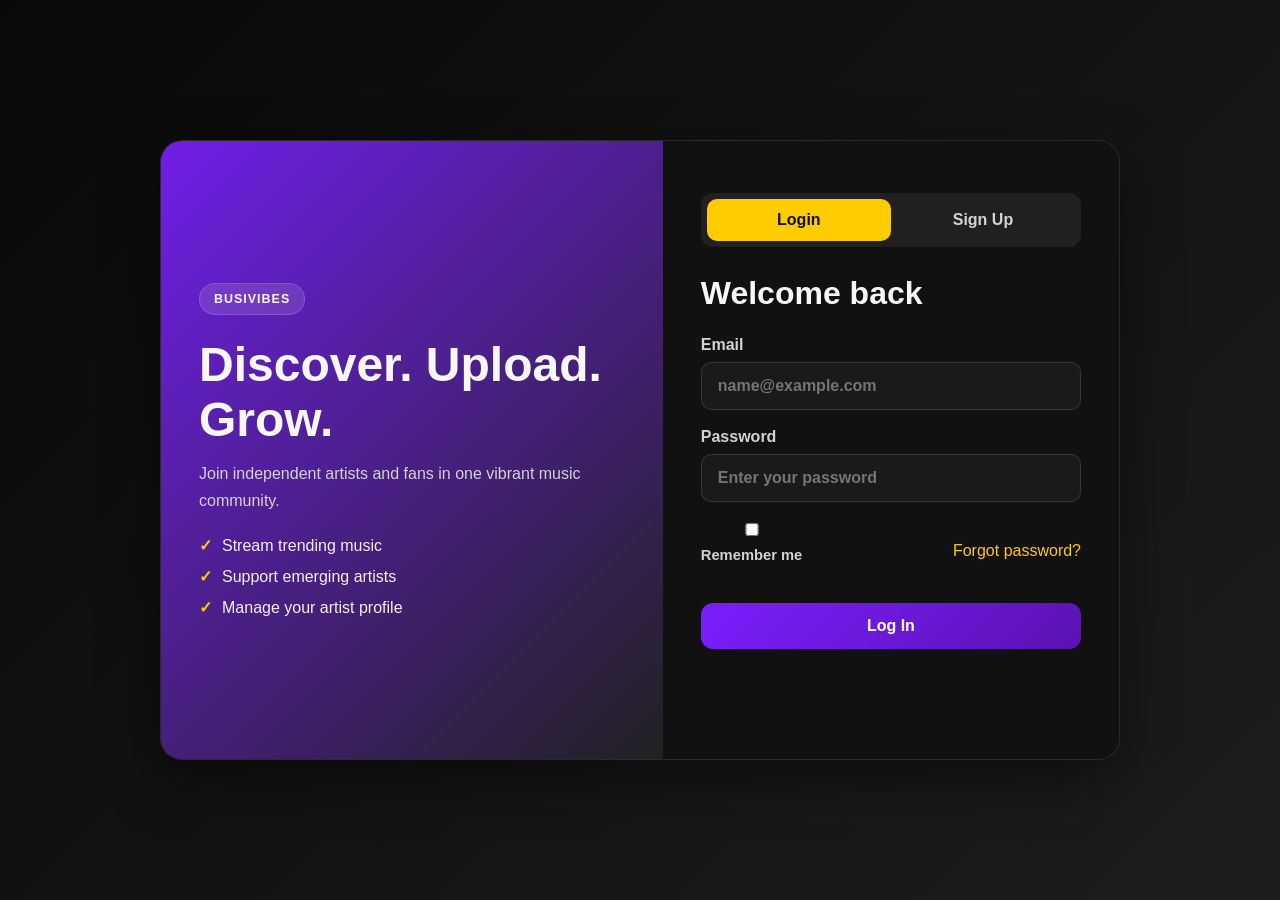
<file: Frontend/fan-dashboard.html>
<!DOCTYPE html>
<html lang="en">

<head>

    <meta charset="UTF-8">

    <meta name="viewport"
        content="width=device-width, initial-scale=1.0">

    <title>Fan Dashboard | BusiVibes</title>

    <link rel="stylesheet"
        href="css/dashboard.css">

</head>

<body>

    <!-- ===============================
         FAN DASHBOARD
    ================================ -->

    <div class="dashboard-container">

        <!-- ===============================
             SIDEBAR
        ================================ -->

        <aside class="sidebar">

            <div class="sidebar-logo">
                <h2>BusiVibes</h2>
            </div>

            <nav class="sidebar-nav">

                <a href="#" class="nav-link active">
                    🏠 Dashboard
                </a>

                <a href="#" class="nav-link">
                    🎵 Discover Music
                </a>

                <a href="#" class="nav-link">
                    ❤️ Liked Songs
                </a>

                <a href="downloads.html" class="nav-link">
                    📥 Downloads
                </a>

                <a href="following-artists.html" class="nav-link">
                    👥 Following Artists
                </a>

                <a href="my-playlists.html" class="nav-link">
                    📀 My Playlists
                </a>

                <a href="#" class="nav-link">
                    🎤 Artists
                </a>

                <a href="#" class="nav-link">
                    📅 Events
                </a>

                <a href="#" class="nav-link">
                    🛍️ Merchandise
                </a>

                <a href="#" class="nav-link">
                    ⚙️ My Profile
                </a>

            </nav>

            <div class="sidebar-bottom">

                <a href="#" class="nav-link logout">
                    🚪 Logout
                </a>

            </div>

        </aside>

        <!-- ===============================
             MAIN CONTENT
        ================================ -->

        <main class="dashboard-main">

            <!-- TOP BAR -->

            <header class="dashboard-header">

                <div>

                    <h1>Fan Dashboard</h1>

                    <p>
                        Discover music, follow artists and enjoy your favorite songs.
                    </p>

                </div>

                <div class="user-info">

                    <div class="user-avatar">
                        👤
                    </div>

                    <div>

                        <strong id="fanName">
                            Fan
                        </strong>

                        <span>
                            Fan Account
                        </span>

                    </div>

                </div>

            </header>

            <!-- ===============================
                 STATISTICS
            ================================ -->

            <section class="dashboard-stats">

                <div class="stat-card">

                    <div class="stat-icon">
                        🎵
                    </div>

                    <div>

                        <h3>0</h3>

                        <p>
                            Songs Played
                        </p>

                    </div>

                </div>

                <div class="stat-card">

                    <div class="stat-icon">
                        ❤️
                    </div>

                    <div>

                        <h3>0</h3>

                        <p>
                            Liked Songs
                        </p>

                    </div>

                </div>

                <div class="stat-card">

                    <div class="stat-icon">
                        👥
                    </div>

                    <div>

                        <h3>0</h3>

                        <p>
                            Following
                        </p>

                    </div>

                </div>

                <div class="stat-card">

                    <div class="stat-icon">
                        📥
                    </div>

                    <div>

                        <h3>0</h3>

                        <p>
                            Downloads
                        </p>

                    </div>

                </div>

            </section>

            <!-- ===============================
                 QUICK ACTIONS
            ================================ -->

            <section class="dashboard-section">

                <div class="section-heading">

                    <h2>
                        Quick Actions
                    </h2>

                </div>

                <div class="quick-actions">

                    <a href="#" class="action-card">

                        <span class="action-icon">
                            🎵
                        </span>

                        <h3>
                            Discover Music
                        </h3>

                        <p>
                            Find new songs and artists.
                        </p>

                    </a>

                    <a href="#" class="action-card">

                        <span class="action-icon">
                            ❤️
                        </span>

                        <h3>
                            Liked Songs
                        </h3>

                        <p>
                            Listen to your favorite music.
                        </p>

                    </a>

                    <a href="#" class="action-card">

                        <span class="action-icon">
                            👥
                        </span>

                        <h3>
                            Follow Artists
                        </h3>

                        <p>
                            Keep up with your favorite artists.
                        </p>

                    </a>

                    <a href="#" class="action-card">

                        <span class="action-icon">
                            📀
                        </span>

                        <h3>
                            My Playlists
                        </h3>

                        <p>
                            Create and manage playlists.
                        </p>

                    </a>

                </div>

            </section>

            <!-- ===============================
                 RECENTLY PLAYED
            ================================ -->

            <section class="dashboard-section">

                <div class="section-heading">

                    <h2>
                        Recently Played
                    </h2>

                    <a href="#">
                        View All
                    </a>

                </div>

                <div class="empty-state">

                    <div class="empty-icon">
                        🎵
                    </div>

                    <h3>
                        No music played yet
                    </h3>

                    <p>
                        Start listening to music and your recently played songs will appear here.
                    </p>

                    <a href="#" class="dashboard-btn">
                        Discover Music
                    </a>

                </div>

            </section>

            <!-- ===============================
                 FOLLOWED ARTISTS
            ================================ -->

            <section class="dashboard-section">

                <div class="section-heading">

                    <h2>
                        Artists You Follow
                    </h2>

                    <a href="#">
                        View All
                    </a>

                </div>

                <div class="empty-state">

                    <div class="empty-icon">
                        👥
                    </div>

                    <h3>
                        No artists followed yet
                    </h3>

                    <p>
                        Follow your favorite BusiVibes artists to see them here.
                    </p>

                    <a href="#" class="dashboard-btn">
                        Explore Artists
                    </a>

                </div>

            </section>

            <!-- ===============================
                 FOOTER
            ================================ -->

            <footer class="dashboard-footer">

                <p>
                    © 2026 BusiVibes. All Rights Reserved.
                </p>

            </footer>

        </main>

    </div>

    <script src="js/dashboard.js"></script>
    <script>
        const isLoggedIn = localStorage.getItem("busiVibesLoggedIn") === "true";
        const currentUser = JSON.parse(localStorage.getItem("busiVibesCurrentUser") || "null");

        if (!isLoggedIn || !currentUser) {
            window.location.href = "login.html";
        } else {
            const fanNameElement = document.getElementById("fanName");

            if (fanNameElement) {
                fanNameElement.textContent = currentUser.fullName || "Fan";
            }
        }

        const logoutButton = document.querySelector(".logout");

        if (logoutButton) {
            logoutButton.addEventListener("click", function (event) {
                event.preventDefault();

                localStorage.removeItem("busiVibesLoggedIn");
                localStorage.removeItem("busiVibesCurrentUser");

                window.location.href = "login.html";
            });
        }
    </script>

</body>

</html>
</file>
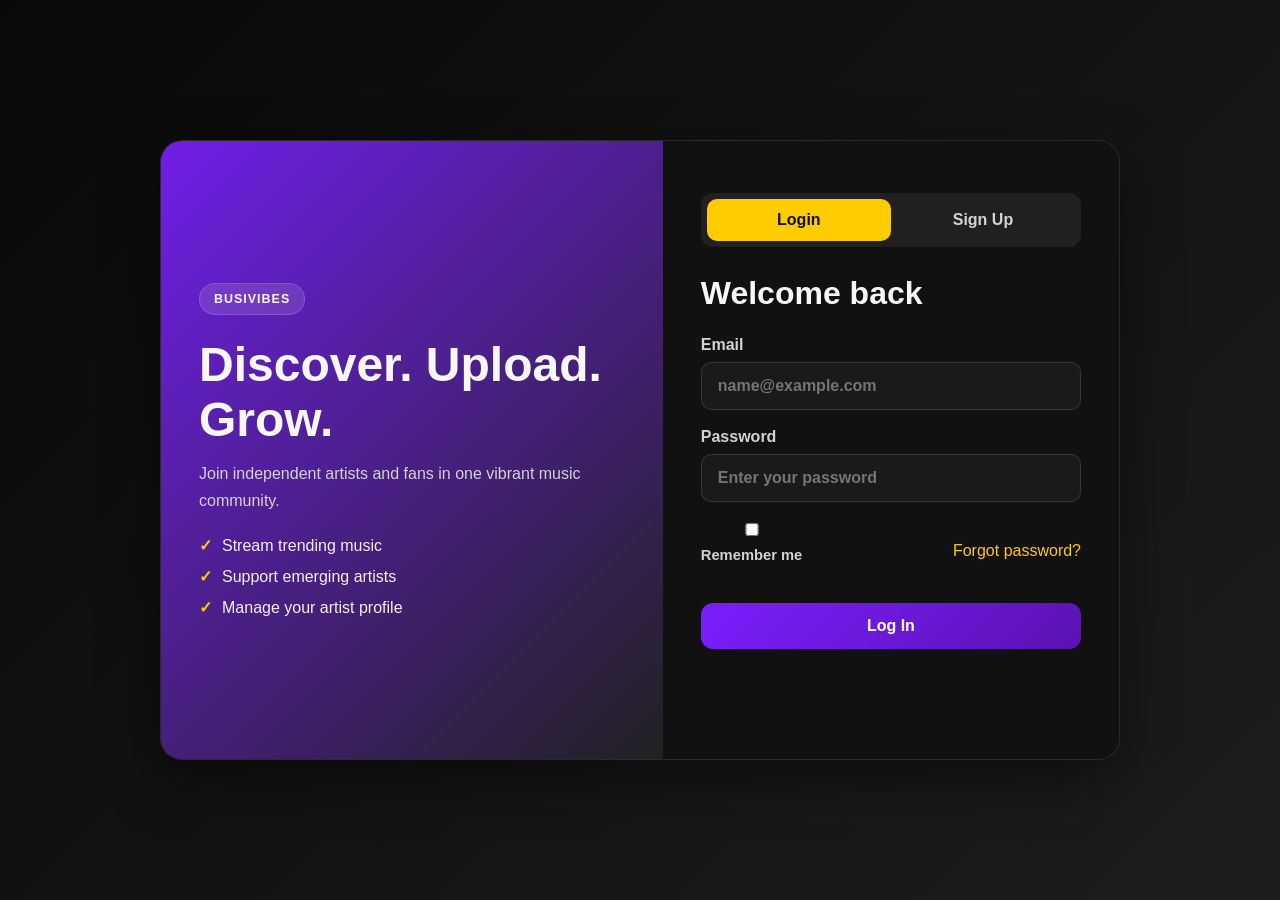
<file: Frontend/following-artists.html>
<!DOCTYPE html>
<html lang="en">

<head>

    <meta charset="UTF-8">

    <meta name="viewport" content="width=device-width, initial-scale=1.0">

    <title>Following Artists | BusiVibes</title>

    <link rel="stylesheet" href="css/dashboard.css">

</head>

<body>

    <div class="dashboard-container">

        <!-- SIDEBAR -->

        <aside class="sidebar">

            <div class="sidebar-logo">
                <h2>BusiVibes</h2>
            </div>

            <nav class="sidebar-nav">

                <a href="fan-dashboard.html" class="nav-link">
                    🏠 Dashboard
                </a>

                <a href="discover-music.html" class="nav-link">
                    🎵 Discover Music
                </a>

                <a href="liked-songs.html" class="nav-link">
                    ❤️ Liked Songs
                </a>

                <a href="downloads.html" class="nav-link">
                    📥 Downloads
                </a>

                <a href="following-artists.html" class="nav-link active">
                    👥 Following Artists
                </a>

                <a href="my-playlists.html" class="nav-link">
                    📀 My Playlists
                </a>

                <a href="artists.html" class="nav-link">
                    🎤 Artists
                </a>

                <a href="#" class="nav-link">
                    📅 Events
                </a>

                <a href="#" class="nav-link">
                    🛍️ Merchandise
                </a>

                <a href="#" class="nav-link">
                    ⚙️ My Profile
                </a>

            </nav>

            <div class="sidebar-bottom">

                <a href="#" class="nav-link logout">
                    🚪 Logout
                </a>

            </div>

        </aside>


        <!-- MAIN CONTENT -->

        <main class="dashboard-main">

            <header class="dashboard-header">

                <div>

                    <h1>
                        Following Artists 👥
                    </h1>

                    <p>
                        Artists you follow on BusiVibes.
                    </p>

                </div>

                <div class="user-info">

                    <div class="user-avatar">
                        👤
                    </div>

                    <div>

                        <strong id="fanName">
                            Fan
                        </strong>

                        <span>
                            Fan Account
                        </span>

                    </div>

                </div>

            </header>


            <!-- FOLLOWING ARTISTS -->

            <section class="dashboard-section">

                <div class="section-heading">

                    <h2>
                        My Artists
                    </h2>

                </div>

                <div class="artists-grid" id="followingArtists">

                </div>

            </section>


            <!-- FOOTER -->

            <footer class="dashboard-footer">

                <p>
                    © 2026 BusiVibes. All Rights Reserved.
                </p>

            </footer>

        </main>

    </div>


    <script src="busivibes-data.js"></script>

    <script>

        // ========================================
        // CURRENT USER
        // ========================================

        let currentUser = null;

        try {

            currentUser = JSON.parse(
                localStorage.getItem("busiVibesCurrentUser")
            );

        } catch (error) {

            currentUser = null;

        }

        if (!currentUser) {

            window.location.href = "login.html";

        } else {

            const fanName = document.getElementById("fanName");

            if (fanName) {

                fanName.textContent =
                    currentUser.fullName ||
                    currentUser.name ||
                    "Fan";

            }

        }


        // ========================================
        // ARTISTS
        // ========================================

        const artists = (
            window.BusiVibesData &&
            window.BusiVibesData.artists
        ) || [
            {
                slug: "paul-beats",
                name: "Paul Beats",
                genre: "Afropop Artist",
                image: "assets/images/paul-beats.png"
            },
            {
                slug: "decartella",
                name: "Decartella",
                genre: "Vocalist",
                image: "assets/images/artists2.jpg"
            },
            {
                slug: "kofi-jamar",
                name: "Kofi Jamar",
                genre: "Afrobeats Artist",
                image: "assets/images/artists3.jpg"
            },
            {
                slug: "lyrical-kings",
                name: "Lyrical Kings",
                genre: "Group",
                image: "assets/images/artists4.jpg"
            },
            {
                slug: "amaarae",
                name: "Amaarae",
                genre: "Afropop Artist",
                image: "assets/images/artists5.jpg"
            },
            {
                slug: "black-tunez",
                name: "Black Tunez",
                genre: "Producer",
                image: "assets/images/artists6.jpg"
            }
        ];


        // ========================================
        // DISPLAY FOLLOWING ARTISTS
        // ========================================

        function renderFollowingArtists() {

            const container =
                document.getElementById("followingArtists");

            const followedArtists =
                artists.filter(function(artist) {

                    return (
                        localStorage.getItem(
                            "busiVibesFollowing_" +
                            artist.name
                        ) === "true"
                    );

                });


            if (followedArtists.length === 0) {

                container.innerHTML = `

                    <div class="empty-state">

                        <div class="empty-icon">
                            👥
                        </div>

                        <h3>
                            No artists followed yet
                        </h3>

                        <p>
                            Follow your favorite artists
                            from Discover Music.
                        </p>

                    </div>

                `;

                return;

            }


            container.innerHTML =
                followedArtists.map(function(artist) {

                    const artistSlug =
                        artist.slug ||
                        artist.name
                            .toLowerCase()
                            .replace(/\s+/g, "-");

                    return `

                        <div class="artist-card">

                            <div class="artist-avatar">

                                <img
                                    src="${artist.image}"
                                    alt="${artist.name}"
                                >

                            </div>

                            <h3>
                                ${artist.name}
                            </h3>

                            <p>
                                ${artist.genre}
                            </p>

                            <div class="artist-card-actions">

                                <button
                                    class="follow-btn following"
                                    data-artist="${artist.name}"
                                >
                                    ✓ Following
                                </button>

                                <button
                                    class="view-artist-btn"
                                    data-slug="${artistSlug}"
                                >
                                    View Artist
                                </button>

                            </div>

                        </div>

                    `;

                }).join("");

            // ========================================
            // UNFOLLOW / VIEW ARTIST
            // ========================================

            const unfollowButtons =
                document.querySelectorAll(".follow-btn");


            unfollowButtons.forEach(function(button) {

                button.addEventListener("click", function() {

                    const artistName =
                        button.dataset.artist;

                    localStorage.removeItem(
                        "busiVibesFollowing_" +
                        artistName
                    );

                    renderFollowingArtists();

                });

            });


            const viewArtistButtons =
                document.querySelectorAll(".view-artist-btn");


            viewArtistButtons.forEach(function(button) {

                button.addEventListener("click", function() {

                    const artistSlug =
                        button.dataset.slug;

                    window.location.href =
                        "pages/artist-profile.html?artist=" +
                        artistSlug;

                });

            });
        }


        // ========================================
        // LOGOUT
        // ========================================

        const logoutButton =
            document.querySelector(".logout");

        if (logoutButton) {

            logoutButton.addEventListener(
                "click",
                function(event) {

                    event.preventDefault();

                    localStorage.removeItem(
                        "busiVibesLoggedIn"
                    );

                    localStorage.removeItem(
                        "busiVibesCurrentUser"
                    );

                    window.location.href =
                        "login.html";

                }
            );

        }


        // ========================================
        // START
        // ========================================

        renderFollowingArtists();

    </script>

</body>

</html>
</file>
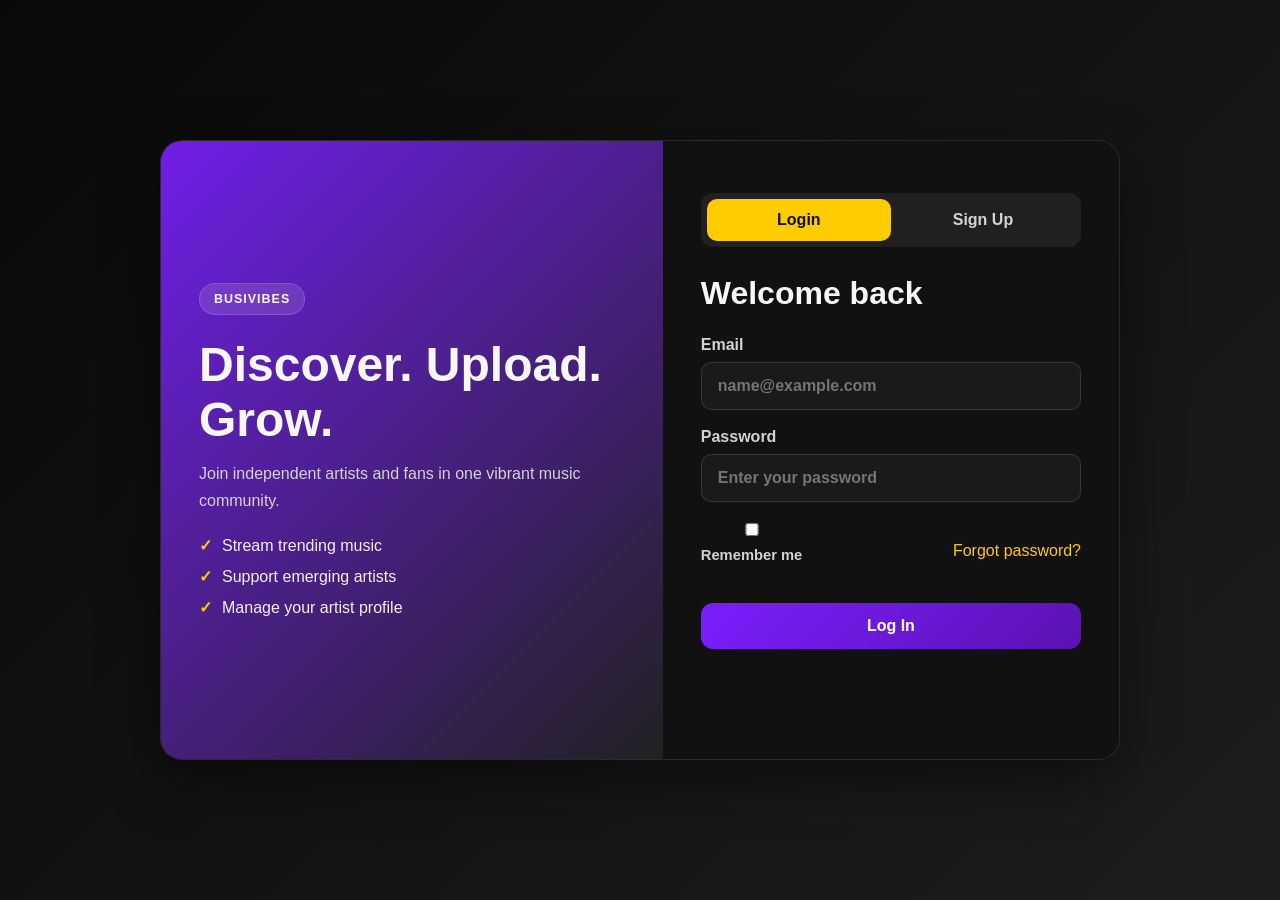
<file: Frontend/liked-songs.html>
<!DOCTYPE html>
<html lang="en">
  <head>
    <meta charset="UTF-8" />
    <meta name="viewport" content="width=device-width, initial-scale=1.0" />
    <title>Liked Songs - BusiVibes</title>
    <link rel="stylesheet" href="css/dashboard.css" />
  </head>
  <body>
    <div class="dashboard-container">
      <aside class="sidebar">
        <div class="sidebar-logo">
          <h2>BusiVibes</h2>
        </div>

        <nav class="sidebar-nav">
          <a href="fan-dashboard.html" class="nav-link">🏠 Dashboard</a>
          <a href="discover-music.html" class="nav-link">🎵 Discover Music</a>
          <a href="liked-songs.html" class="nav-link active">❤️ Liked Songs</a>
          <a href="downloads.html" class="nav-link">📥 Downloads</a>
          <a href="following-artists.html" class="nav-link">👥 Following Artists</a>
          <a href="my-playlists.html" class="nav-link">📀 My Playlists</a>
          <a href="#" class="nav-link">🎤 Artists</a>
          <a href="#" class="nav-link">📅 Events</a>
          <a href="#" class="nav-link">🛍️ Merchandise</a>
          <a href="#" class="nav-link">⚙️ My Profile</a>
        </nav>

        <div class="sidebar-bottom">
          <a href="#" class="nav-link logout">🚪 Logout</a>
        </div>
      </aside>

      <main class="dashboard-main">
        <header class="dashboard-header">
          <div>
            <h1>Liked Songs</h1>
            <p>Your favorite tracks saved on BusiVibes.</p>
          </div>

          <div class="user-info">
            <div class="user-avatar">👤</div>
            <div>
              <strong id="fanName">Fan</strong>
              <span>Fan Account</span>
            </div>
          </div>
        </header>

        <section class="dashboard-section">
          <div class="section-heading">
            <h2>Your Collection</h2>
          </div>

          <div class="liked-songs-list" id="likedSongsList">
            <div class="empty-state" id="emptyState" style="display: none;">
              <div class="empty-icon">💔</div>
              <h3>No liked songs yet</h3>
              <p>Save songs from the discover page to build your personal playlist here.</p>
              <a href="discover-music.html" class="dashboard-btn">Discover Music</a>
            </div>
          </div>
        </section>

        <footer class="dashboard-footer">
          <p>© 2026 BusiVibes. All Rights Reserved.</p>
        </footer>
      </main>
    </div>

    <div class="bottom-music-player" id="bottomMusicPlayer">
      <div class="player-song-info">
        <div class="player-cover">
          <img id="playerCoverImage" src="assets/song-cover/Champion.png" alt="Selected song cover" />
        </div>
        <div class="player-details">
          <strong id="playerSongTitle">No Song Playing</strong>
          <span id="playerArtistName">BusiVibes</span>
        </div>
      </div>

      <div class="player-controls">
        <button id="previousSong" title="Previous Song">⏮</button>
        <button id="mainPlayButton" class="main-play-button" title="Play">▶</button>
        <button id="nextSong" title="Next Song">⏭</button>
      </div>

      <div class="player-progress">
        <span id="currentTime">0:00</span>
        <input type="range" id="musicProgress" min="0" max="100" value="0" />
        <span id="duration">0:00</span>
      </div>

      <div class="player-volume">
        <span>🔊</span>
        <input type="range" id="volumeControl" min="0" max="1" step="0.01" value="1" />
      </div>
    </div>

    <script src="js/liked-songs.js"></script>
  </body>
</html>
</file>
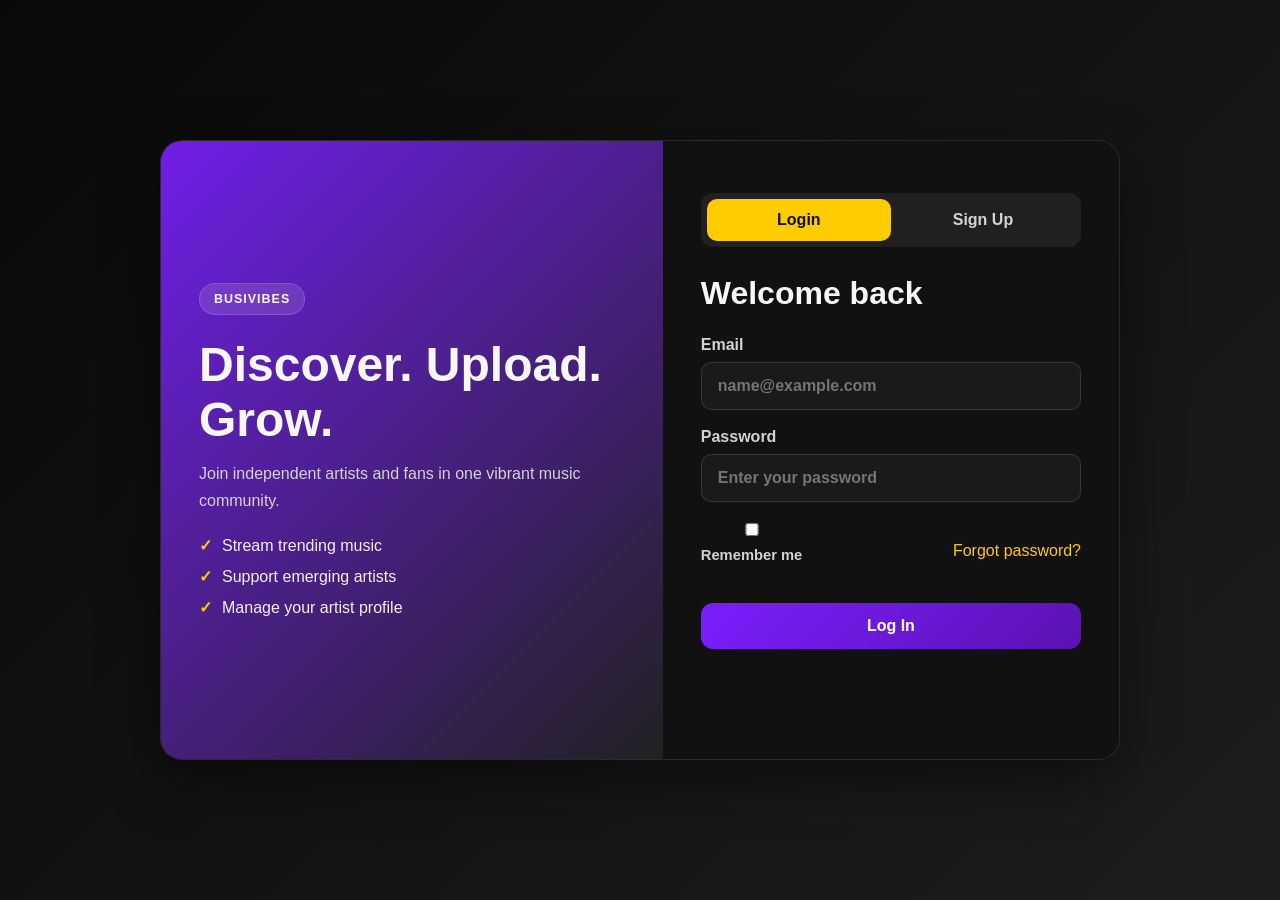
<file: Frontend/login.html>
<!DOCTYPE html>
<html lang="en">
  <head>
    <meta charset="UTF-8" />
    <meta name="viewport" content="width=device-width, initial-scale=1.0" />
    <title>BusiVibes | Login</title>
    <link rel="stylesheet" href="css/auth.css" />
  </head>
  <body>
    <main class="auth-page">
      <div class="auth-shell" id="authShell">
        <div class="auth-panel auth-panel--brand">
          <div class="brand-badge">BusiVibes</div>
          <h1>Discover. Upload. Grow.</h1>
          <p>
            Join independent artists and fans in one vibrant music community.
          </p>
          <ul class="feature-list">
            <li>Stream trending music</li>
            <li>Support emerging artists</li>
            <li>Manage your artist profile</li>
          </ul>
        </div>

        <div class="auth-panel auth-panel--form">
          <div class="toggle-row" aria-label="Authentication mode">
            <button class="toggle-btn is-active" type="button" data-mode="login">
              Login
            </button>
            <button class="toggle-btn" type="button" data-mode="signup">
              Sign Up
            </button>
          </div>

          <form id="loginForm" class="auth-form is-visible" novalidate>
            <h2>Welcome back</h2>
            <label>
              <span>Email</span>
              <input type="email" name="email" placeholder="name@example.com" required />
            </label>
            <label>
              <span>Password</span>
              <input type="password" name="password" placeholder="Enter your password" required />
            </label>
            <div class="row-inline">
              <label class="remember-me">
                <input type="checkbox" name="remember" />
                <span>Remember me</span>
              </label>
              <a href="#">Forgot password?</a>
            </div>
            <button type="submit" class="primary-btn">Log In</button>
          </form>

          <form id="signupForm" class="auth-form" novalidate>
            <h2>Create account</h2>
            <label>
              <span>Full Name</span>
              <input type="text" name="fullName" placeholder="Your full name" required />
            </label>
            <label>
              <span>Email</span>
              <input type="email" name="email" placeholder="name@example.com" required />
            </label>
            <label>
              <span>Password</span>
              <input type="password" name="password" placeholder="Create a password" required />
            </label>
            <label>
              <span>Account Type</span>
              <select name="accountType" required>
                <option value="">Choose account type</option>
                <option value="artist">🎤 Artist</option>
                <option value="fan">🎧 Fan</option>
              </select>
            </label>
            <label>
              <span>Confirm Password</span>
              <input type="password" name="confirmPassword" placeholder="Repeat your password" required />
            </label>
            <button type="submit" class="primary-btn">Create Account</button>
          </form>

          <p id="formMessage" class="form-message" aria-live="polite"></p>
        </div>
      </div>
    </main>

    <script src="busivibes-data.js"></script>
<script src="js/auth.js"></script>
  </body>
</html>
</file>
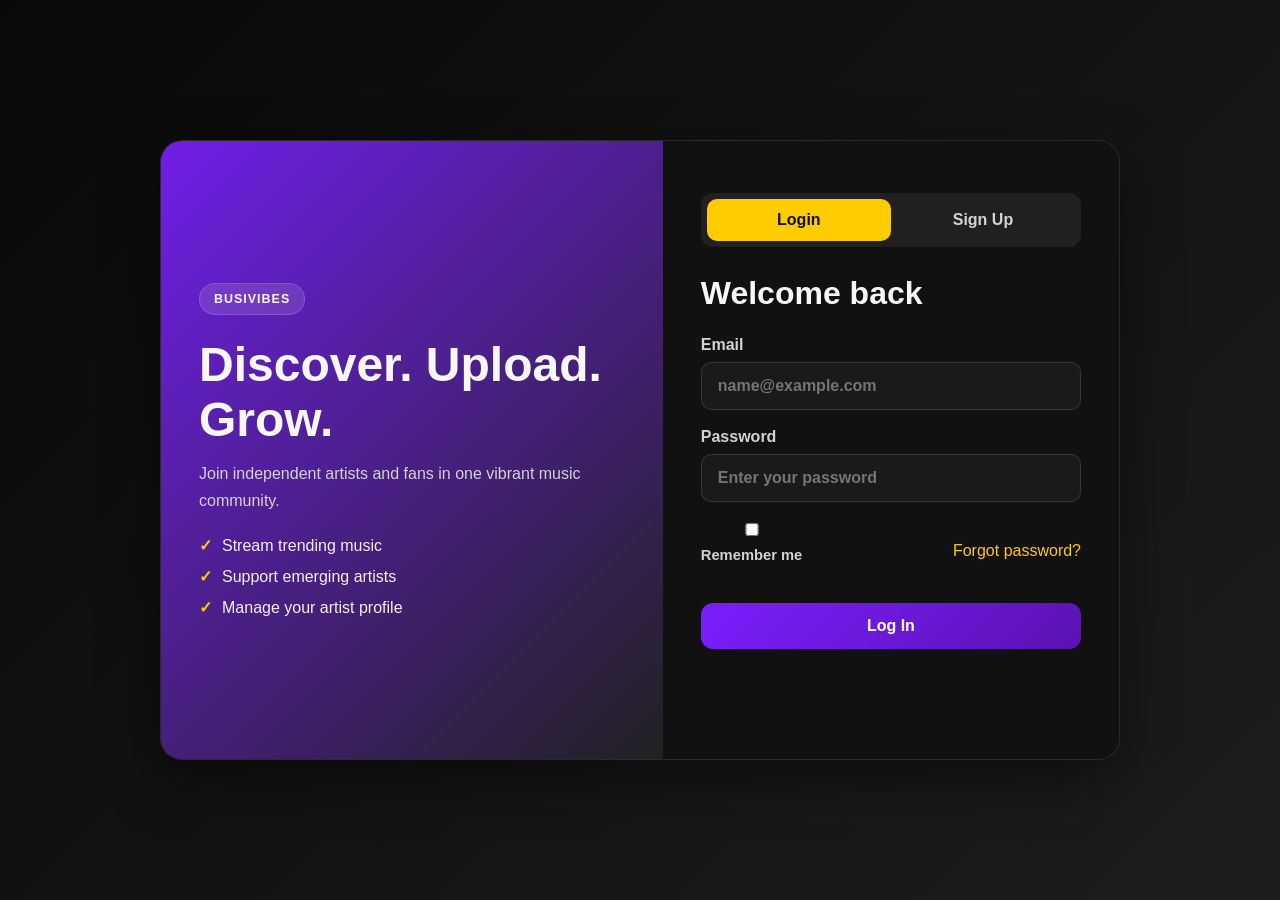
<file: Frontend/my-playlists.html>
<!DOCTYPE html>
<html lang="en">
  <head>
    <meta charset="UTF-8" />
    <meta name="viewport" content="width=device-width, initial-scale=1.0" />
    <title>My Playlists | BusiVibes</title>
    <link rel="stylesheet" href="css/dashboard.css" />
    <style>
      :root {
        --bg: #f3f1f8;
        --surface: #ffffff;
        --surface-soft: #faf7ff;
        --text: #1e1b2a;
        --muted: #6f6a7d;
        --border: #e9e3f3;
        --primary: #8a2be2;
        --primary-soft: #f2e8ff;
        --shadow: 0 16px 34px rgba(27, 15, 42, 0.08);
      }

      * {
        box-sizing: border-box;
      }

      body {
        margin: 0;
        font-family: Arial, sans-serif;
        background: var(--bg);
        color: var(--text);
      }

      a {
        text-decoration: none;
      }

      button,
      input {
        font: inherit;
      }

      .app {
        display: grid;
        grid-template-columns: 250px minmax(0, 1fr);
        min-height: 100vh;
      }

      .sidebar {
        position: sticky;
        top: 0;
        height: 100vh;
        background: linear-gradient(180deg, #1b0729 0%, #2c0c46 100%);
        color: #fff;
        padding: 28px 18px 20px;
        display: flex;
        flex-direction: column;
      }

      .brand {
        font-size: 2rem;
        font-weight: 800;
        letter-spacing: -0.06em;
        text-align: center;
        margin-bottom: 28px;
      }

      .nav {
        display: grid;
        gap: 8px;
        margin-top: 8px;
      }

      .nav a {
        display: block;
        padding: 12px 14px;
        border-radius: 12px;
        color: rgba(255,255,255,0.8);
        font-weight: 600;
        transition: 0.2s ease;
      }

      .nav a:hover,
      .nav a.active {
        background: linear-gradient(135deg, #d100ff, #7a00ff);
        color: #fff;
      }

      .sidebar-bottom {
        margin-top: auto;
      }

      .logout {
        display: block;
        color: #fff;
        opacity: 0.9;
        padding: 12px 14px;
        border-radius: 12px;
        background: rgba(255,255,255,0.08);
      }

      .main {
        padding: 30px 34px 100px;
      }

      .topbar {
        display: flex;
        justify-content: space-between;
        align-items: center;
        gap: 16px;
        margin-bottom: 26px;
      }

      .headline h1 {
        font-size: clamp(2rem, 3.3vw, 3rem);
        margin: 0 0 8px;
        letter-spacing: -0.05em;
      }

      .headline p {
        margin: 0;
        color: var(--muted);
        max-width: 62ch;
      }

      .account {
        display: flex;
        align-items: center;
        gap: 12px;
        background: var(--surface);
        border: 1px solid var(--border);
        border-radius: 16px;
        padding: 10px 14px;
        box-shadow: var(--shadow);
      }

      .avatar {
        width: 44px;
        height: 44px;
        border-radius: 50%;
        display: grid;
        place-items: center;
        background: linear-gradient(135deg, #f4dcff, #e8d3ff);
      }

      .account strong,
      .account p {
        display: block;
      }

      .account p {
        margin: 4px 0 0;
        color: var(--muted);
        font-size: 0.85rem;
      }

      .panel {
        background: var(--surface);
        border: 1px solid var(--border);
        border-radius: 22px;
        box-shadow: var(--shadow);
        padding: 22px;
      }

      .section-head {
        display: flex;
        align-items: end;
        justify-content: space-between;
        gap: 16px;
        margin-bottom: 20px;
      }

      .section-head h2 {
        margin: 0 0 6px;
        font-size: clamp(1.4rem, 2vw, 1.9rem);
        letter-spacing: -0.04em;
      }

      .section-head p {
        margin: 0;
        color: var(--muted);
      }

      .actions {
        display: flex;
        flex-wrap: wrap;
        gap: 12px;
      }

      .input,
      .select {
        border: 1px solid var(--border);
        background: #fff;
        color: var(--text);
        padding: 14px 16px;
        border-radius: 14px;
        min-height: 48px;
        outline: none;
        transition: border-color 0.2s ease, box-shadow 0.2s ease;
      }

      .input:focus,
      .select:focus {
        border-color: rgba(161, 0, 255, 0.4);
        box-shadow: 0 0 0 4px rgba(161, 0, 255, 0.1);
      }

      .btn {
        border: 0;
        border-radius: 14px;
        padding: 14px 18px;
        font-weight: 700;
        cursor: pointer;
        transition: transform 0.18s ease, box-shadow 0.18s ease, filter 0.18s ease;
      }

      .btn:hover {
        transform: translateY(-2px);
      }

      .btn:active {
        transform: translateY(0) scale(0.98);
      }

      .btn-primary {
        color: #fff;
        background: linear-gradient(135deg, #d100ff 0%, #7a00ff 100%);
        box-shadow: 0 12px 24px rgba(135, 18, 255, 0.25);
      }

      .btn-soft {
        background: #f6eefe;
        color: #8a2be2;
      }

      .btn-danger {
        background: #fff1f1;
        color: #d92d20;
      }

      .playlist-layout {
        display: grid;
        grid-template-columns: minmax(280px, 380px) 1fr;
        gap: 20px;
        margin-top: 22px;
      }

      .playlist-list {
        display: grid;
        gap: 12px;
      }

      .playlist-item {
        border: 1px solid var(--border);
        background: linear-gradient(180deg, #fff, #fbfbfd);
        border-radius: 18px;
        padding: 16px;
        cursor: pointer;
        transition: transform 0.2s ease, border-color 0.2s ease, box-shadow 0.2s ease;
        position: relative;
        overflow: hidden;
      }

      .playlist-item::before {
        content: "";
        position: absolute;
        inset: auto auto 0 0;
        width: 100%;
        height: 4px;
        background: linear-gradient(90deg, #d100ff, #7a00ff);
        transform: scaleX(0);
        transform-origin: left;
        transition: transform 0.25s ease;
      }

      .playlist-item:hover,
      .playlist-item.active {
        transform: translateY(-2px);
        border-color: rgba(161, 0, 255, 0.28);
        box-shadow: 0 14px 28px rgba(20, 10, 40, 0.08);
      }

      .playlist-item:hover::before,
      .playlist-item.active::before {
        transform: scaleX(1);
      }

      .playlist-item-top {
        display: flex;
        justify-content: space-between;
        gap: 12px;
        margin-bottom: 10px;
      }

      .playlist-name {
        font-size: 1.08rem;
        font-weight: 700;
        letter-spacing: -0.03em;
      }

      .playlist-meta {
        display: flex;
        gap: 10px;
        flex-wrap: wrap;
        font-size: 0.9rem;
        color: var(--muted);
        margin-top: 4px;
      }

      .playlist-chip {
        background: var(--primary-soft);
        color: #8210d8;
        border-radius: 999px;
        padding: 7px 10px;
        font-size: 0.8rem;
        font-weight: 700;
        white-space: nowrap;
      }

      .playlist-preview {
        display: flex;
        gap: 8px;
        margin-top: 14px;
      }

      .mini-cover {
        width: 42px;
        height: 42px;
        border-radius: 12px;
        overflow: hidden;
        flex: 0 0 42px;
        background: linear-gradient(135deg, #1f132b, #5d2487);
        border: 1px solid rgba(255,255,255,0.6);
      }

      .mini-cover img {
        width: 100%;
        height: 100%;
        object-fit: cover;
        display: block;
      }

      .playlist-detail {
        border: 1px solid var(--border);
        background: linear-gradient(180deg, #fff 0%, #fcfbff 100%);
        border-radius: 22px;
        overflow: hidden;
        min-height: 540px;
        display: flex;
        flex-direction: column;
      }

      .playlist-hero {
        padding: 24px;
        background: radial-gradient(circle at top left, rgba(209, 0, 255, 0.2), transparent 40%), linear-gradient(135deg, #ffffff 0%, #f7efff 100%);
        border-bottom: 1px solid var(--border);
      }

      .playlist-badge {
        display: inline-flex;
        align-items: center;
        gap: 8px;
        background: rgba(255,255,255,0.7);
        border: 1px solid rgba(255,255,255,0.9);
        border-radius: 999px;
        padding: 8px 12px;
        font-size: 0.82rem;
        color: #7c27cb;
        margin-bottom: 16px;
        font-weight: 700;
      }

      .playlist-hero h3 {
        font-size: clamp(1.8rem, 4vw, 2.8rem);
        letter-spacing: -0.05em;
        margin: 0 0 10px;
      }

      .playlist-hero p {
        margin: 0;
        max-width: 60ch;
        color: var(--muted);
      }

      .playlist-tools {
        margin-top: 20px;
        display: flex;
        flex-wrap: wrap;
        gap: 10px;
      }

      .song-list {
        padding: 18px;
        display: grid;
        gap: 12px;
      }

      .song-row {
        display: grid;
        grid-template-columns: 64px minmax(0, 1fr) auto;
        gap: 14px;
        align-items: center;
        padding: 14px;
        border-radius: 18px;
        background: #fff;
        border: 1px solid var(--border);
        transition: transform 0.18s ease, box-shadow 0.18s ease, border-color 0.18s ease;
      }

      .song-row:hover {
        transform: translateY(-2px);
        box-shadow: 0 14px 24px rgba(30, 14, 50, 0.06);
        border-color: rgba(161, 0, 255, 0.22);
      }

      .song-cover {
        width: 64px;
        height: 64px;
        border-radius: 16px;
        overflow: hidden;
        background: linear-gradient(135deg, #1d0f27, #6d2d9c);
        flex-shrink: 0;
      }

      .song-cover img {
        width: 100%;
        height: 100%;
        object-fit: cover;
        display: block;
      }

      .song-info h4 {
        font-size: 1rem;
        margin: 0 0 6px;
      }

      .song-sub {
        display: flex;
        flex-wrap: wrap;
        gap: 10px;
        font-size: 0.92rem;
        color: var(--muted);
      }

      .song-controls {
        display: flex;
        flex-wrap: wrap;
        justify-content: flex-end;
        gap: 10px;
      }

      .icon-btn {
        min-width: 46px;
        height: 46px;
        border: 0;
        border-radius: 14px;
        cursor: pointer;
        font-weight: 800;
        transition: transform 0.18s ease, filter 0.18s ease;
      }

      .icon-btn:hover {
        transform: translateY(-2px);
        filter: brightness(1.02);
      }

      .play {
        color: #fff;
        background: linear-gradient(135deg, #d100ff 0%, #7a00ff 100%);
        box-shadow: 0 10px 18px rgba(135, 18, 255, 0.22);
        padding: 0 18px;
      }

      .play-song-btn {
        min-width: 34px;
        width: 34px;
        height: 34px;
        padding: 0;
        border-radius: 10px;
        font-size: 0.9rem;
        line-height: 1;
      }

      .ghost {
        background: #f7f4fb;
        color: #8f47d8;
      }

      .remove {
        background: #fff1f1;
        color: #d92d20;
      }

      .empty {
        padding: 38px 20px;
        text-align: center;
        color: var(--muted);
      }

      .empty .big {
        font-size: 2.4rem;
        margin-bottom: 10px;
      }

      .builder-grid {
        display: grid;
        grid-template-columns: 1.1fr 0.9fr;
        gap: 20px;
      }

      .catalog-list {
        display: grid;
        gap: 12px;
      }

      .catalog-song {
        display: grid;
        grid-template-columns: 62px minmax(0, 1fr) auto;
        gap: 14px;
        align-items: center;
        padding: 12px;
        border: 1px solid var(--border);
        border-radius: 18px;
        background: #fff;
      }

      .catalog-song .song-cover {
        width: 62px;
        height: 62px;
      }

      .status-note {
        padding: 12px 14px;
        border-radius: 14px;
        background: #f4f0ff;
        color: #6f28c5;
        font-size: 0.93rem;
        font-weight: 600;
        margin-bottom: 16px;
      }

      .footer {
        text-align: center;
        color: var(--muted);
        padding: 20px 0 14px;
      }

      .player-bar {
        position: fixed;
        left: 250px;
        right: 0;
        bottom: 0;
        z-index: 100;
        display: flex;
        align-items: center;
        justify-content: space-between;
        gap: 18px;
        padding: 10px 20px;
        background: rgba(17, 17, 17, 0.96);
        color: #fff;
        border-top: 1px solid rgba(255, 255, 255, 0.08);
        backdrop-filter: blur(10px);
        box-shadow: 0 -8px 24px rgba(0, 0, 0, 0.14);
      }

      .now-playing {
        display: flex;
        align-items: center;
        gap: 12px;
        min-width: 0;
      }

      .player-cover {
        width: 50px;
        height: 50px;
        min-width: 50px;
        border-radius: 8px;
        overflow: hidden;
        display: flex;
        align-items: center;
        justify-content: center;
        background: linear-gradient(135deg, #3a145c, #12071f);
      }

      .player-cover img {
        width: 100%;
        height: 100%;
        object-fit: cover;
        display: block;
      }

      .player-track {
        min-width: 0;
      }

      .player-track strong,
      .player-track span {
        display: block;
        white-space: nowrap;
        overflow: hidden;
        text-overflow: ellipsis;
      }

      .player-track strong {
        font-size: 14px;
        line-height: 1.3;
      }

      .player-track span {
        color: rgba(255,255,255,0.72);
        margin-top: 4px;
        font-size: 12px;
      }

      .player-center {
        display: grid;
        gap: 8px;
      }

      .player-controls {
        display: flex;
        align-items: center;
        justify-content: center;
        gap: 10px;
      }

      .round-btn {
        border: none;
        background: transparent;
        color: white;
        cursor: pointer;
        font-size: 16px;
        width: 34px;
        height: 34px;
        border-radius: 50%;
        transition: 0.2s ease;
      }

      .round-btn:hover {
        background: rgba(255, 255, 255, 0.08);
      }

      .round-btn.main {
        width: 42px !important;
        height: 42px !important;
        background: #8f00ff !important;
        font-size: 18px !important;
      }

      .timeline {
        display: flex;
        align-items: center;
        gap: 10px;
        flex: 2;
        min-width: 220px;
        color: #d7d7d7;
        font-size: 11px;
      }

      .range {
        width: 100%;
        accent-color: #b100ff;
        cursor: pointer;
      }

      .player-right {
        display: flex;
        align-items: center;
        gap: 10px;
        min-width: 160px;
        justify-content: flex-end;
      }

      .player-right input[type="range"] {
        width: 110px;
        accent-color: #8f00ff;
      }

      .toast {
        position: fixed;
        right: 20px;
        top: 20px;
        z-index: 40;
        padding: 14px 16px;
        border-radius: 14px;
        background: #191124;
        color: #fff;
        box-shadow: 0 20px 34px rgba(11, 8, 19, 0.24);
        opacity: 0;
        transform: translateY(-10px);
        pointer-events: none;
        transition: opacity 0.25s ease, transform 0.25s ease;
      }

      .toast.show {
        opacity: 1;
        transform: translateY(0);
      }

      @media (max-width: 1180px) {
        .playlist-layout,
        .builder-grid {
          grid-template-columns: 1fr;
        }
      }

      @media (max-width: 920px) {
        .app {
          grid-template-columns: 1fr;
        }

        .sidebar {
          position: relative;
          height: auto;
        }

        .player-bar {
          left: 0;
          grid-template-columns: 1fr;
          gap: 12px;
        }

        .player-right {
          justify-content: flex-start;
        }
      }

      @media (max-width: 640px) {
        .main {
          padding: 18px;
        }

        .topbar,
        .section-head {
          flex-direction: column;
          align-items: stretch;
        }

        .song-row,
        .catalog-song {
          grid-template-columns: 56px minmax(0, 1fr);
        }

        .song-controls,
        .catalog-song > div:last-child {
          grid-column: 1 / -1;
          justify-content: flex-start;
        }

        .actions {
          flex-direction: column;
        }

        .input,
        .select,
        .btn {
          width: 100%;
        }
      }
    </style>
  </head>
  <body>
    <div class="app">
      <aside class="sidebar reveal">
        <div class="brand">BusiVibes</div>

        <nav class="nav" aria-label="Sidebar Navigation">
          <a href="fan-dashboard.html">🏠 Dashboard</a>
          <a href="discover-music.html">🎵 Discover Music</a>
          <a href="liked-songs.html">❤️ Liked Songs</a>
          <a href="downloads.html">📥 Downloads</a>
          <a href="following-artists.html">👥 Following Artists</a>
          <a href="my-playlists.html" class="active">📀 My Playlists</a>
          <a href="artists.html">🎤 Artists</a>
          <a href="events.html">📅 Events</a>
          <a href="merchandise.html">🛍️ Merchandise</a>
          <a href="profile.html">⚙️ My Profile</a>
        </nav>

        <div class="sidebar-bottom">
          <a href="#" class="logout" id="logoutBtn">🚪 Logout</a>
        </div>
      </aside>

      <main class="main">
        <header class="topbar reveal delay-1">
          <div class="headline">
            <h1>My Playlists</h1>
            <p>Organize the tracks you love into handpicked collections for every mood.</p>
          </div>

          <div class="account">
            <div class="avatar">👤</div>
            <div>
              <strong id="fanName">Fan</strong>
              <p>Fan Account</p>
            </div>
          </div>
        </header>

        <section class="panel reveal delay-1">
          <div class="section-head">
            <div>
              <h2>Create a Playlist</h2>
              <p>Build custom mixes from the songs already available in your BusiVibes library.</p>
            </div>

            <div class="actions">
              <input type="text" id="playlistNameInput" class="input" placeholder="Enter playlist name" aria-label="Playlist name" />
              <button class="btn btn-primary" id="createPlaylistBtn">+ New Playlist</button>
            </div>
          </div>

          <div class="builder-grid">
            <div>
              <div class="status-note">Tip: Click “Add to playlist” to place a song into your selected collection.</div>
              <div class="catalog-list" id="catalogList"></div>
            </div>

            <div class="panel" style="padding:18px; box-shadow:none; background:var(--surface-soft);">
              <div class="section-head" style="margin-bottom:14px;">
                <div>
                  <h2 style="font-size:1.2rem;">Quick Stats</h2>
                  <p>Your saved music setup at a glance.</p>
                </div>
              </div>
              <div class="playlist-list" id="statsBox">
                <div class="playlist-item">
                  <div class="playlist-item-top">
                    <div>
                      <div class="playlist-name" id="totalPlaylists">0 Playlists</div>
                      <div class="playlist-meta">
                        <span>Total custom collections</span>
                      </div>
                    </div>
                    <span class="playlist-chip">Collection</span>
                  </div>
                </div>

                <div class="playlist-item">
                  <div class="playlist-item-top">
                    <div>
                      <div class="playlist-name" id="totalTracks">0 Tracks Added</div>
                      <div class="playlist-meta">
                        <span>Across all playlists</span>
                      </div>
                    </div>
                    <span class="playlist-chip">Tracks</span>
                  </div>
                </div>

                <div class="playlist-item">
                  <div class="playlist-item-top">
                    <div>
                      <div class="playlist-name" id="selectedLabel">No Playlist Selected</div>
                      <div class="playlist-meta">
                        <span>Choose one from the list below</span>
                      </div>
                    </div>
                    <span class="playlist-chip">Active</span>
                  </div>
                </div>
              </div>
            </div>
          </div>
        </section>

        <section class="playlist-layout">
          <div class="panel reveal delay-2">
            <div class="section-head">
              <div>
                <h2>Your Playlist Library</h2>
                <p>Every playlist you create appears here instantly.</p>
              </div>
            </div>
            <div class="playlist-list" id="playlistList"></div>
          </div>

          <div class="panel reveal delay-3" style="padding:0;">
            <div class="playlist-detail">
              <div class="playlist-hero">
                <div class="playlist-badge">📀 Curated by you</div>
                <h3 id="detailTitle">No Playlist Selected</h3>
                <p id="detailDesc">Create a playlist or choose one from your library to start arranging songs.</p>

                <div class="playlist-tools">
                  <button class="btn btn-primary" id="playPlaylistBtn">▶ Play Playlist</button>
                  <button class="btn btn-soft" id="renamePlaylistBtn">✏ Rename</button>
                  <button class="btn btn-danger" id="deletePlaylistBtn">🗑 Delete</button>
                </div>
              </div>

              <div class="song-list" id="playlistSongs">
                <div class="empty">
                  <div class="big">🎶</div>
                  <h3 style="margin-bottom:8px;">Nothing here yet</h3>
                  <p>Pick a playlist to view its songs, or create one to get started.</p>
                </div>
              </div>
            </div>
          </div>
        </section>

        <footer class="footer reveal delay-3">© 2026 BusiVibes. All Rights Reserved.</footer>
      </main>
    </div>

    <div class="player-bar" id="playerBar" aria-label="Bottom Music Player">
      <div class="now-playing">
        <div class="player-cover">
          <img id="playerCover" alt="Now playing cover" />
        </div>
        <div class="player-track">
          <strong id="playerTitle">No song selected</strong>
          <span id="playerArtist">Choose a track from your playlist</span>
        </div>
      </div>

      <div class="player-center">
        <div class="player-controls">
          <button class="round-btn" id="prevBtn" aria-label="Previous song">⏮</button>
          <button class="round-btn main" id="mainPlayBtn" aria-label="Play or pause">▶</button>
          <button class="round-btn" id="nextBtn" aria-label="Next song">⏭</button>
        </div>

        <div class="timeline">
          <span id="currentTime">0:00</span>
          <input type="range" id="progressBar" class="range" min="0" max="100" value="0" />
          <span id="durationTime">0:00</span>
        </div>
      </div>

      <div class="player-right">
        <span>🔊</span>
        <input type="range" id="volumeBar" class="range" min="0" max="1" step="0.01" value="1" />
      </div>
    </div>

    <div class="toast" id="toast"></div>

    <script>
      const currentUser = JSON.parse(localStorage.getItem("busiVibesCurrentUser"));
      if (!currentUser) {
        window.location.href = "login.html";
      } else {
        const fanName = document.getElementById("fanName");
        if (fanName) fanName.textContent = currentUser.fullName || "Fan";
      }

      const logoutBtn = document.getElementById("logoutBtn");
      if (logoutBtn) {
        logoutBtn.addEventListener("click", (e) => {
          e.preventDefault();
          localStorage.removeItem("busiVibesLoggedIn");
          localStorage.removeItem("busiVibesCurrentUser");
          window.location.href = "login.html";
        });
      }

      const musicCatalog = {
        Champion: {
          artist: "Paul Beats",
          cover: "assets/song-cover/Champion.png",
          audio: "assets/audio-files/Champion.mp3",
          duration: "3:21"
        },
        "Rise Up": {
          artist: "Paul Beats",
          cover: "assets/song-cover/Rise Up.png",
          audio: "assets/audio-files/Rise Up.mp3",
          duration: "2:49"
        },
        "Dream Big": {
          artist: "Paul Beats",
          cover: "assets/song-cover/Dream Big.png",
          audio: "assets/audio-files/Dream Big.mp3",
          duration: "3:06"
        },
        Forever: {
          artist: "Paul Beats",
          cover: "assets/song-cover/Forever.png",
          audio: "assets/audio-files/Forever.mp3",
          duration: "2:58"
        }
      };

      const playlistStorageKey = "busiVibesPlaylists";
      let playlists = JSON.parse(localStorage.getItem(playlistStorageKey)) || [];
      let selectedPlaylistId = playlists[0]?.id || null;

      const playlistNameInput = document.getElementById("playlistNameInput");
      const createPlaylistBtn = document.getElementById("createPlaylistBtn");
      const playlistList = document.getElementById("playlistList");
      const catalogList = document.getElementById("catalogList");
      const playlistSongs = document.getElementById("playlistSongs");
      const detailTitle = document.getElementById("detailTitle");
      const detailDesc = document.getElementById("detailDesc");
      const playPlaylistBtn = document.getElementById("playPlaylistBtn");
      const renamePlaylistBtn = document.getElementById("renamePlaylistBtn");
      const deletePlaylistBtn = document.getElementById("deletePlaylistBtn");
      const totalPlaylists = document.getElementById("totalPlaylists");
      const totalTracks = document.getElementById("totalTracks");
      const selectedLabel = document.getElementById("selectedLabel");
      const toast = document.getElementById("toast");

      let audioPlayer = new Audio();
      let currentQueue = [];
      let currentQueueIndex = -1;

      const playerCover = document.getElementById("playerCover");
      const playerTitle = document.getElementById("playerTitle");
      const playerArtist = document.getElementById("playerArtist");
      const mainPlayBtn = document.getElementById("mainPlayBtn");
      const prevBtn = document.getElementById("prevBtn");
      const nextBtn = document.getElementById("nextBtn");
      const progressBar = document.getElementById("progressBar");
      const currentTimeEl = document.getElementById("currentTime");
      const durationTimeEl = document.getElementById("durationTime");
      const volumeBar = document.getElementById("volumeBar");

      function showToast(message) {
        toast.textContent = message;
        toast.classList.add("show");
        clearTimeout(showToast.timer);
        showToast.timer = setTimeout(() => {
          toast.classList.remove("show");
        }, 2200);
      }

      function savePlaylists() {
        localStorage.setItem(playlistStorageKey, JSON.stringify(playlists));
      }

      function getSelectedPlaylist() {
        return playlists.find((playlist) => playlist.id === selectedPlaylistId) || null;
      }

      function formatTime(time) {
        if (isNaN(time)) return "0:00";
        const mins = Math.floor(time / 60);
        const secs = Math.floor(time % 60).toString().padStart(2, "0");
        return `${mins}:${secs}`;
      }

      function updateStats() {
        totalPlaylists.textContent = `${playlists.length} Playlist${playlists.length === 1 ? "" : "s"}`;

        const trackCount = playlists.reduce((sum, playlist) => sum + playlist.songs.length, 0);
        totalTracks.textContent = `${trackCount} Track${trackCount === 1 ? "" : "s"} Added`;

        const active = getSelectedPlaylist();
        selectedLabel.textContent = active ? active.name : "No Playlist Selected";
      }

      function createPlaylistPreview(songs) {
        if (!songs.length) {
          return `
            <div class="mini-cover"></div>
            <div class="mini-cover"></div>
            <div class="mini-cover"></div>
          `;
        }

        return songs.slice(0, 3).map((title) => {
          const song = musicCatalog[title];
          return `
            <div class="mini-cover">
              <img src="${song?.cover || ""}" alt="${title}">
            </div>
          `;
        }).join("");
      }

      function renderPlaylistList() {
        updateStats();

        if (!playlists.length) {
          playlistList.innerHTML = `
            <div class="empty">
              <div class="big">📁</div>
              <h3 style="margin-bottom:8px;">No playlists yet</h3>
              <p>Create your first playlist above and start collecting songs.</p>
            </div>
          `;
          return;
        }

        playlistList.innerHTML = playlists.map((playlist) => `
          <article class="playlist-item ${playlist.id === selectedPlaylistId ? "active" : ""}" data-id="${playlist.id}">
            <div class="playlist-item-top">
              <div>
                <div class="playlist-name">${playlist.name}</div>
                <div class="playlist-meta">
                  <span>${playlist.songs.length} song${playlist.songs.length === 1 ? "" : "s"}</span>
                  <span>Updated collection</span>
                </div>
              </div>
              <span class="playlist-chip">${playlist.songs.length ? "Ready" : "Empty"}</span>
            </div>
            <div class="playlist-preview">
              ${createPlaylistPreview(playlist.songs)}
            </div>
          </article>
        `).join("");

        playlistList.querySelectorAll(".playlist-item").forEach((item) => {
          item.addEventListener("click", () => {
            selectedPlaylistId = item.dataset.id;
            renderAll();
          });
        });
      }

      function renderCatalog() {
        const songs = Object.entries(musicCatalog);

        catalogList.innerHTML = songs.map(([title, song]) => `
          <article class="catalog-song reveal">
            <div class="song-cover">
              <img src="${song.cover}" alt="${title} cover">
            </div>

            <div class="song-info">
              <h4>${title}</h4>
              <div class="song-sub">
                <span>${song.artist}</span>
                <span>${song.duration}</span>
              </div>
            </div>

            <div>
              <button class="btn btn-soft add-song-btn" data-title="${title}">+ Add to playlist</button>
            </div>
          </article>
        `).join("");

        catalogList.querySelectorAll(".add-song-btn").forEach((button) => {
          button.addEventListener("click", () => {
            const title = button.dataset.title;
            const selected = getSelectedPlaylist();

            if (!selected) {
              showToast("Create or select a playlist first.");
              return;
            }

            if (selected.songs.includes(title)) {
              showToast("Song already exists in this playlist.");
              return;
            }

            selected.songs.push(title);
            savePlaylists();
            renderAll();
            showToast(`Added "${title}" to ${selected.name}.`);
          });
        });
      }

      function renderPlaylistDetail() {
        const playlist = getSelectedPlaylist();

        if (!playlist) {
          detailTitle.textContent = "No Playlist Selected";
          detailDesc.textContent = "Create a playlist or choose one from your library to start arranging songs.";
          playlistSongs.innerHTML = `
            <div class="empty">
              <div class="big">🎶</div>
              <h3 style="margin-bottom:8px;">Nothing here yet</h3>
              <p>Pick a playlist to view its songs, or create one to get started.</p>
            </div>
          `;
          return;
        }

        detailTitle.textContent = playlist.name;
        detailDesc.textContent = playlist.songs.length
          ? `${playlist.songs.length} carefully chosen track${playlist.songs.length === 1 ? "" : "s"} inside this playlist.`
          : "This playlist is empty. Add songs from the catalog to begin.";

        if (!playlist.songs.length) {
          playlistSongs.innerHTML = `
            <div class="empty">
              <div class="big">✨</div>
              <h3 style="margin-bottom:8px;">Empty playlist</h3>
              <p>Add songs from the library above to build this collection.</p>
            </div>
          `;
          return;
        }

        playlistSongs.innerHTML = playlist.songs.map((title, index) => {
          const song = musicCatalog[title];
          return `
            <article class="song-row reveal">
              <div class="song-cover">
                <img src="${song.cover}" alt="${title} cover">
              </div>

              <div class="song-info">
                <h4>${title}</h4>
                <div class="song-sub">
                  <span>${song.artist}</span>
                  <span>${song.duration}</span>
                  <span>Track ${index + 1}</span>
                </div>
              </div>

              <div class="song-controls">
                <button class="icon-btn play play-song-btn" data-title="${title}" aria-label="Play ${title}">▶</button>
                <button class="icon-btn ghost move-up-btn" data-title="${title}" aria-label="Move ${title} up">↑</button>
                <button class="icon-btn ghost move-down-btn" data-title="${title}" aria-label="Move ${title} down">↓</button>
                <button class="icon-btn remove remove-song-btn" data-title="${title}" aria-label="Remove ${title}">✕</button>
              </div>
            </article>
          `;
        }).join("");

        playlistSongs.querySelectorAll(".play-song-btn").forEach((button) => {
          button.addEventListener("click", () => {
            playSongFromPlaylist(button.dataset.title);
          });
        });

        playlistSongs.querySelectorAll(".remove-song-btn").forEach((button) => {
          button.addEventListener("click", () => {
            const title = button.dataset.title;
            const target = getSelectedPlaylist();
            target.songs = target.songs.filter((songTitle) => songTitle !== title);
            savePlaylists();
            renderAll();
            showToast(`Removed "${title}" from ${target.name}.`);
          });
        });

        playlistSongs.querySelectorAll(".move-up-btn").forEach((button) => {
          button.addEventListener("click", () => moveSong(button.dataset.title, -1));
        });

        playlistSongs.querySelectorAll(".move-down-btn").forEach((button) => {
          button.addEventListener("click", () => moveSong(button.dataset.title, 1));
        });
      }

      function moveSong(title, direction) {
        const playlist = getSelectedPlaylist();
        if (!playlist) return;

        const index = playlist.songs.indexOf(title);
        const newIndex = index + direction;

        if (index === -1 || newIndex < 0 || newIndex >= playlist.songs.length) return;

        [playlist.songs[index], playlist.songs[newIndex]] = [playlist.songs[newIndex], playlist.songs[index]];
        savePlaylists();
        renderAll();
      }

      function renderAll() {
        renderPlaylistList();
        renderCatalog();
        renderPlaylistDetail();
      }

      function createPlaylist() {
        const name = playlistNameInput.value.trim();
        if (!name) {
          showToast("Please enter a playlist name.");
          return;
        }

        const exists = playlists.some((playlist) => playlist.name.toLowerCase() === name.toLowerCase());
        if (exists) {
          showToast("A playlist with that name already exists.");
          return;
        }

        const playlist = {
          id: `playlist_${Date.now()}`,
          name,
          songs: []
        };

        playlists.unshift(playlist);
        selectedPlaylistId = playlist.id;
        savePlaylists();
        playlistNameInput.value = "";
        renderAll();
        showToast(`Created "${name}".`);
      }

      createPlaylistBtn.addEventListener("click", createPlaylist);
      playlistNameInput.addEventListener("keydown", (e) => {
        if (e.key === "Enter") createPlaylist();
      });

      renamePlaylistBtn.addEventListener("click", () => {
        const playlist = getSelectedPlaylist();
        if (!playlist) {
          showToast("Select a playlist first.");
          return;
        }

        const nextName = prompt("Rename playlist", playlist.name);
        if (!nextName) return;

        const trimmed = nextName.trim();
        if (!trimmed) {
          showToast("Playlist name cannot be empty.");
          return;
        }

        playlist.name = trimmed;
        savePlaylists();
        renderAll();
        showToast("Playlist renamed.");
      });

      deletePlaylistBtn.addEventListener("click", () => {
        const playlist = getSelectedPlaylist();
        if (!playlist) {
          showToast("Select a playlist first.");
          return;
        }

        const confirmed = confirm(`Delete "${playlist.name}"?`);
        if (!confirmed) return;

        playlists = playlists.filter((item) => item.id !== playlist.id);
        selectedPlaylistId = playlists[0]?.id || null;
        savePlaylists();
        renderAll();
        showToast("Playlist deleted.");
      });

      function setPlayerUI(song) {
        playerCover.src = song.cover;
        playerTitle.textContent = currentQueue[currentQueueIndex] || "No song selected";
        playerArtist.textContent = song.artist || "Unknown Artist";
      }

      function loadQueue(queue, startIndex = 0) {
        currentQueue = queue;
        currentQueueIndex = startIndex;
        playCurrentQueueSong();
      }

      function playSongFromPlaylist(title) {
        const playlist = getSelectedPlaylist();
        if (!playlist) return;

        const index = playlist.songs.indexOf(title);
        if (index === -1) return;

        loadQueue([...playlist.songs], index);
      }

      function playCurrentQueueSong() {
        if (!currentQueue.length || currentQueueIndex < 0 || currentQueueIndex >= currentQueue.length) return;

        const title = currentQueue[currentQueueIndex];
        const song = musicCatalog[title];
        if (!song || !song.audio) {
          showToast(`Audio missing for "${title}".`);
          return;
        }

        audioPlayer.src = song.audio;
        setPlayerUI(song);

        audioPlayer.play()
          .then(() => {
            mainPlayBtn.textContent = "⏸";
          })
          .catch(() => {
            showToast(`Could not play "${title}". Check the audio file path.`);
          });
      }

      playPlaylistBtn.addEventListener("click", () => {
        const playlist = getSelectedPlaylist();
        if (!playlist || !playlist.songs.length) {
          showToast("This playlist has no songs yet.");
          return;
        }

        loadQueue([...playlist.songs], 0);
      });

      mainPlayBtn.addEventListener("click", () => {
        if (!audioPlayer.src) {
          const playlist = getSelectedPlaylist();
          if (playlist && playlist.songs.length) {
            loadQueue([...playlist.songs], 0);
          } else {
            showToast("Choose a playlist with songs first.");
          }
          return;
        }

        if (audioPlayer.paused) {
          audioPlayer.play();
          mainPlayBtn.textContent = "⏸";
        } else {
          audioPlayer.pause();
          mainPlayBtn.textContent = "▶";
        }
      });

      prevBtn.addEventListener("click", () => {
        if (!currentQueue.length) return;
        currentQueueIndex = (currentQueueIndex - 1 + currentQueue.length) % currentQueue.length;
        playCurrentQueueSong();
      });

      nextBtn.addEventListener("click", () => {
        if (!currentQueue.length) return;
        currentQueueIndex = (currentQueueIndex + 1) % currentQueue.length;
        playCurrentQueueSong();
      });

      audioPlayer.addEventListener("timeupdate", () => {
        const current = audioPlayer.currentTime || 0;
        const duration = audioPlayer.duration || 0;
        currentTimeEl.textContent = formatTime(current);
        durationTimeEl.textContent = formatTime(duration);
        progressBar.value = duration ? (current / duration) * 100 : 0;
      });

      audioPlayer.addEventListener("loadedmetadata", () => {
        durationTimeEl.textContent = formatTime(audioPlayer.duration);
      });

      progressBar.addEventListener("input", () => {
        if (!audioPlayer.duration) return;
        const seekTime = (progressBar.value / 100) * audioPlayer.duration;
        audioPlayer.currentTime = seekTime;
      });

      volumeBar.addEventListener("input", () => {
        audioPlayer.volume = volumeBar.value;
      });

      audioPlayer.addEventListener("ended", () => {
        if (!currentQueue.length) {
          mainPlayBtn.textContent = "▶";
          return;
        }
        currentQueueIndex = (currentQueueIndex + 1) % currentQueue.length;
        playCurrentQueueSong();
      });

      playerCover.src = "data:image/svg+xml;utf8," + encodeURIComponent(`
        <svg xmlns="http://www.w3.org/2000/svg" width="120" height="120" viewBox="0 0 120 120">
          <defs>
            <linearGradient id="g" x1="0" y1="0" x2="1" y2="1">
              <stop stop-color="#d100ff"/>
              <stop offset="1" stop-color="#260038"/>
            </linearGradient>
          </defs>
          <rect width="120" height="120" rx="24" fill="url(#g)"/>
          <circle cx="60" cy="60" r="28" fill="none" stroke="white" stroke-opacity=".75" stroke-width="6"/>
          <circle cx="60" cy="60" r="7" fill="white" fill-opacity=".9"/>
        </svg>
      `);

      function seedStarterPlaylist() {
        if (!playlists.length) {
          playlists = [
            {
              id: `playlist_${Date.now()}`,
              name: "My Favorites",
              songs: ["Champion", "Rise Up"]
            }
          ];
          selectedPlaylistId = playlists[0].id;
          savePlaylists();
        }
      }

      seedStarterPlaylist();
      renderAll();

      const observer = new IntersectionObserver((entries) => {
        entries.forEach((entry) => {
          if (entry.isIntersecting) {
            entry.target.style.animationPlayState = "running";
            observer.unobserve(entry.target);
          }
        });
      }, { threshold: 0.12 });

      document.querySelectorAll(".reveal").forEach((el) => observer.observe(el));
    </script>
  </body>
</html>
</file>
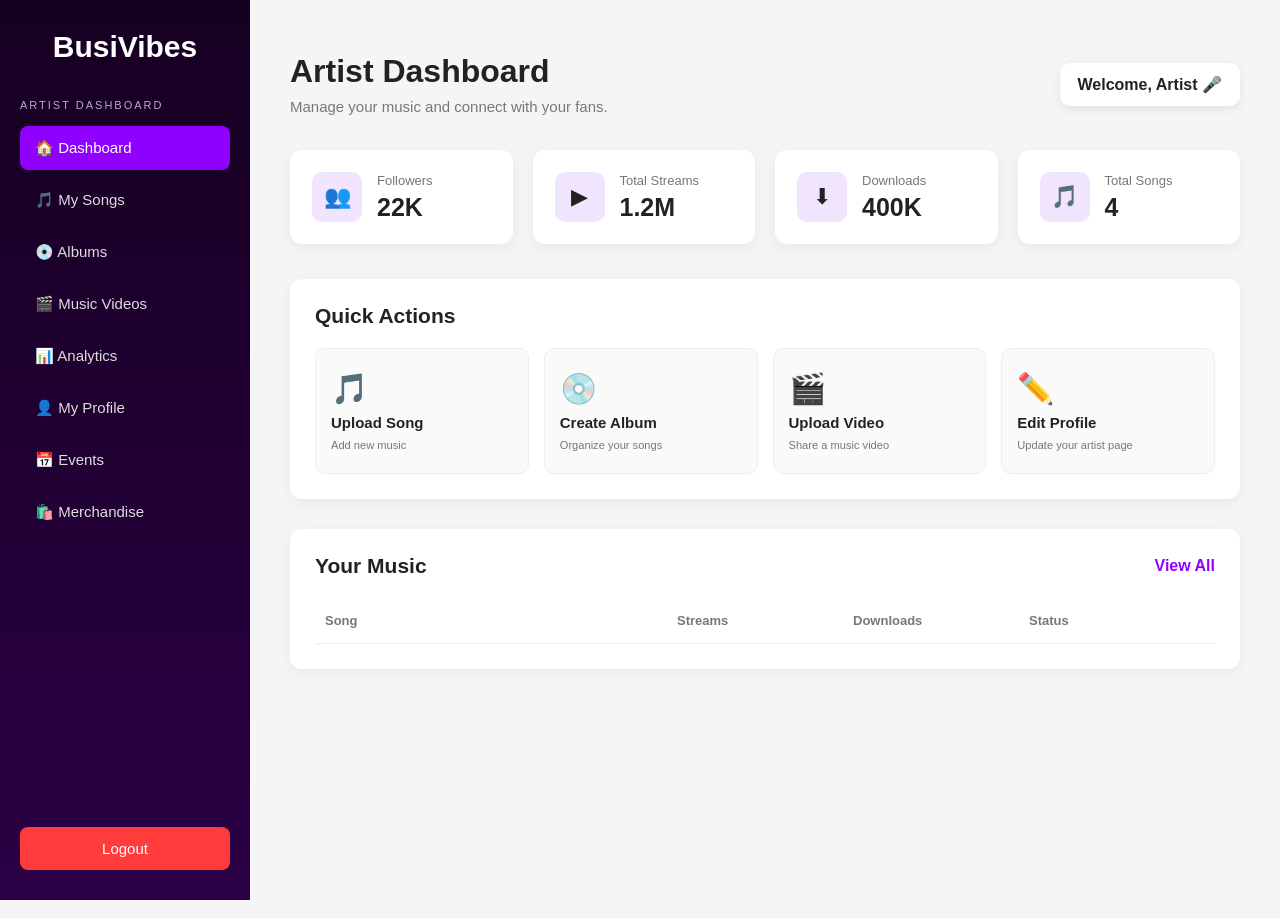
<file: Frontend/pages/artist-dashboard.html>
<!DOCTYPE html>

<html lang="en">

<head>

```
<meta charset="UTF-8">

<meta name="viewport"
      content="width=device-width, initial-scale=1.0">

<title>BusiVibes | Artist Dashboard</title>

<link rel="stylesheet"
      href="../css/dashboard.css">
```

</head>

<body>

```
<!-- SIDEBAR -->

<aside class="sidebar">

    <div class="dashboard-logo">
        BusiVibes
    </div>

    <p class="artist-label">
        ARTIST DASHBOARD
    </p>

    <nav class="dashboard-nav">

        <a href="#" class="active">
            🏠 Dashboard
        </a>

        <a href="#">
            🎵 My Songs
        </a>

        <a href="#">
            💿 Albums
        </a>

        <a href="#">
            🎬 Music Videos
        </a>

        <a href="#">
            📊 Analytics
        </a>

        <a href="#">
            👤 My Profile
        </a>

        <a href="#">
            📅 Events
        </a>

        <a href="#">
            🛍️ Merchandise
        </a>

    </nav>

    <button
        class="dashboard-logout"
        id="logoutBtn">
        Logout
    </button>

</aside>


<!-- MAIN CONTENT -->

<main class="dashboard-main artist-dashboard">

    <!-- TOP BAR -->

    <header class="dashboard-header">

        <div>

            <h1>
                Artist Dashboard
            </h1>

            <p>
                Manage your music and connect with your fans.
            </p>

        </div>

        <div class="artist-welcome"
             id="artistWelcome">

            Welcome, Artist 🎤

        </div>

    </header>


    <!-- STATISTICS -->

    <section class="dashboard-stats">

        <div class="stat-card">

            <span class="stat-icon">
                👥
            </span>

            <div>

                <p>Followers</p>

                <h2 id="followersCount">22K</h2>

            </div>

        </div>


        <div class="stat-card">

            <span class="stat-icon">
                ▶
            </span>

            <div>

                <p>Total Streams</p>

                <h2 id="streamsCount">1.2M</h2>

            </div>

        </div>


        <div class="stat-card">

            <span class="stat-icon">
                ⬇
            </span>

            <div>

                <p>Downloads</p>

                <h2 id="downloadsCount">400K</h2>

            </div>

        </div>


        <div class="stat-card">

            <span class="stat-icon">
                🎵
            </span>

            <div>

                <p>Total Songs</p>

                <h2 id="songsCount">4</h2>

            </div>

        </div>

    </section>


    <!-- QUICK ACTIONS -->

    <section class="dashboard-section">

        <div class="section-header">

            <h2>
                Quick Actions
            </h2>

        </div>


        <div class="quick-actions">

           <button class="action-card" id="uploadSongBtn">

    <span>🎵</span>

    <strong>
        Upload Song
    </strong>

    <small>
        Add new music
    </small>

</button>

            <button class="action-card">

                <span>💿</span>

                <strong>
                    Create Album
                </strong>

                <small>
                    Organize your songs
                </small>

            </button>


            <button class="action-card">

                <span>🎬</span>

                <strong>
                    Upload Video
                </strong>

                <small>
                    Share a music video
                </small>

            </button>


            <button class="action-card">

                <span>✏️</span>

                <strong>
                    Edit Profile
                </strong>

                <small>
                    Update your artist page
                </small>

            </button>

        </div>

    </section>

            </div>

    </section>


    <!-- UPLOAD SONG FORM -->

    <section class="dashboard-section" id="uploadSongSection" style="display: none;">

        <div class="section-header">

            <h2>Upload New Song</h2>

        </div>

        <form id="uploadSongForm">

            <div>
                <label for="songTitle">Song Title</label>

                <input
                    type="text"
                    id="songTitle"
                    placeholder="Enter song title"
                    required>
            </div>


            <div>
                <label for="songGenre">Genre</label>

                <input
                    type="text"
                    id="songGenre"
                    placeholder="e.g. Afropop">
            </div>


            <div>
                <label for="songCover">Song Cover</label>

                <input
                    type="file"
                    id="songCover"
                    accept="image/*">
            </div>


            <div>
                <label for="songFile">Audio File</label>

                <input
                    type="file"
                    id="songFile"
                    accept="audio/*"
                    required>
            </div>


            <div>
                <label>
                    <input
                        type="checkbox"
                        id="allowDownload"
                        checked>
                    Allow fans to download this song
                </label>
            </div>


            <button type="submit">
                Upload Song
            </button>

            <button
                type="button"
                id="cancelUploadBtn">
                Cancel
            </button>

            <p id="uploadMessage"></p>

        </form>

    </section>


    <!-- RECENT SONGS -->

    <section class="dashboard-section">

        <div class="section-header">

            <h2>
                Your Music
            </h2>

            <a href="#">
                View All
            </a>

        </div>


        <div class="music-table">

    <div class="music-row music-heading">

        <span>Song</span>
        <span>Streams</span>
        <span>Downloads</span>
        <span>Status</span>

    </div>

    <div id="artistSongsList"></div>

</div>

    </section>


</main>


<script src="../busivibes-data.js"></script>
<script src="../js/dashboard.js?v=2"></script>

</body>

</html>
</file>
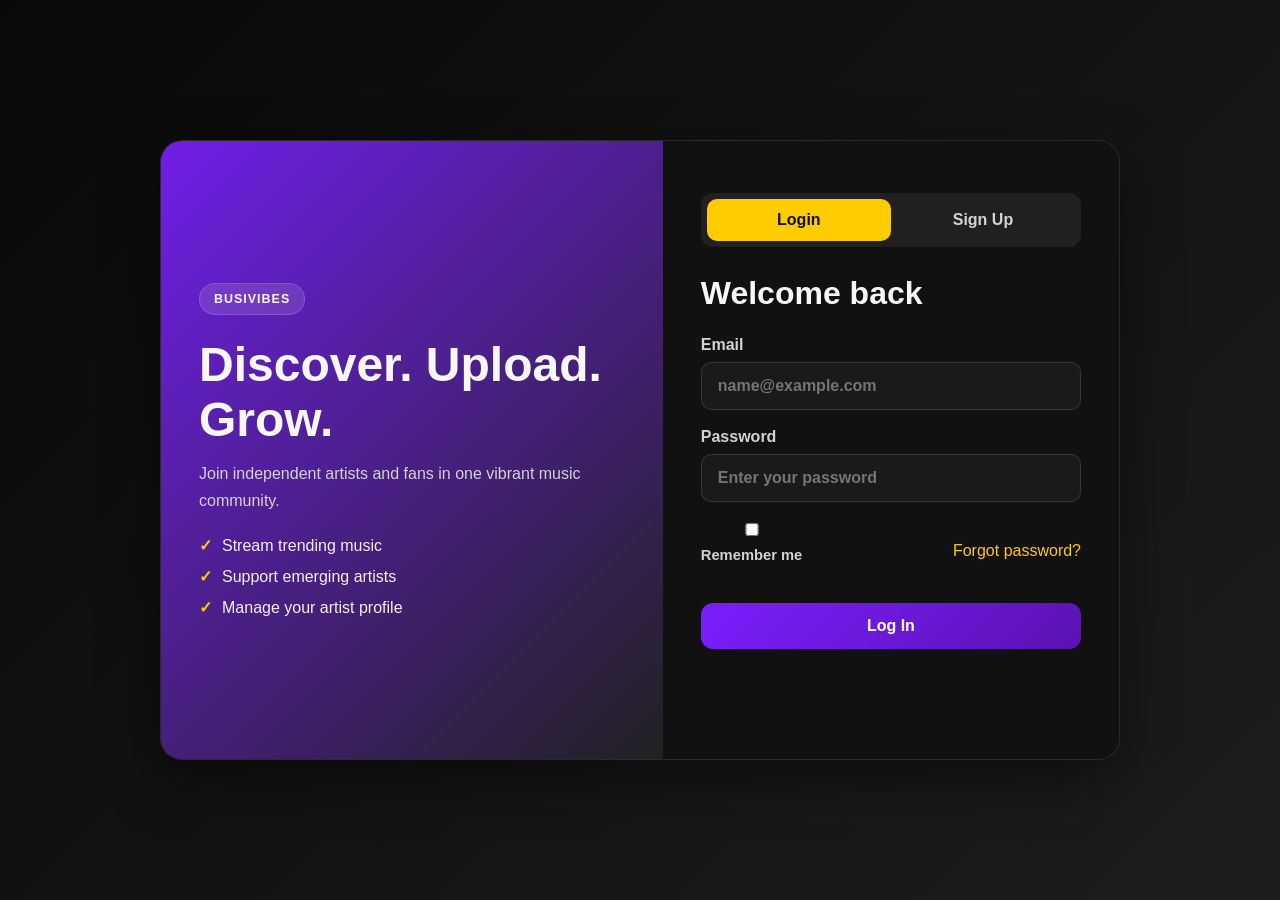
<file: Frontend/pages/artist-profile.html>
```html
<!DOCTYPE html>
<html lang="en">

<head>

    <meta charset="UTF-8">

    <meta name="viewport" content="width=device-width, initial-scale=1.0">

    <title>Artist Profile | BusiVibes</title>

    <link rel="stylesheet" href="../css/dashboard.css">

    <style>

        /* ===============================
           ARTIST PROFILE
        ================================ */

        .artist-profile-header {
            background: linear-gradient(135deg, #1b0d2a, #8f00ff);
            border-radius: 22px;
            padding: 35px;
            color: white;
            display: flex;
            align-items: center;
            gap: 30px;
            margin-bottom: 30px;
        }

        .artist-profile-image {
            width: 150px;
            height: 150px;
            border-radius: 50%;
            overflow: hidden;
            border: 5px solid white;
            flex-shrink: 0;
        }

        .artist-profile-image img {
            width: 100%;
            height: 100%;
            object-fit: cover;
        }

        .artist-profile-info h1 {
            font-size: 2.5rem;
            margin-bottom: 8px;
        }

        .verified {
            color: #ffffff;
            font-size: 1rem;
            margin-left: 5px;
        }

        .artist-profile-info p {
            font-size: 1.05rem;
            opacity: 0.9;
            margin-bottom: 20px;
        }

        .artist-stats {
            display: flex;
            gap: 25px;
            flex-wrap: wrap;
            margin-bottom: 20px;
        }

        .artist-stat strong {
            display: block;
            font-size: 1.3rem;
        }

        .artist-stat span {
            font-size: 0.85rem;
            opacity: 0.8;
        }

        .profile-follow-btn {
            border: none;
            background: white;
            color: #8f00ff;
            padding: 11px 20px;
            border-radius: 10px;
            font-weight: 700;
            cursor: pointer;
            transition: 0.2s ease;
        }

        .profile-follow-btn:hover {
            transform: translateY(-2px);
        }


        /* ===============================
           TOP SONGS
        ================================ */

        .profile-song-list {
            display: grid;
            gap: 12px;
        }

        .profile-song {
            background: white;
            border-radius: 14px;
            padding: 15px 18px;
            display: flex;
            align-items: center;
            gap: 15px;
            box-shadow: 0 5px 18px rgba(0,0,0,0.06);
        }

        .profile-song-cover {
            width: 55px;
            height: 55px;
            border-radius: 10px;
            overflow: hidden;
            flex-shrink: 0;
        }

        .profile-song-cover img {
            width: 100%;
            height: 100%;
            object-fit: cover;
        }

        .profile-song-info {
            flex: 1;
        }

        .profile-song-info strong {
            display: block;
            margin-bottom: 4px;
        }

        .profile-song-info span {
            color: #777;
            font-size: 0.85rem;
        }

        .profile-play-btn {
            border: none;
            background: #8f00ff;
            color: white;
            width: 42px;
            height: 42px;
            border-radius: 50%;
            cursor: pointer;
            font-size: 1rem;
        }

        .profile-play-btn:hover {
            transform: scale(1.05);
        }


        /* ===============================
           ABOUT
        ================================ */

        .artist-about {
            background: white;
            border-radius: 18px;
            padding: 25px;
            line-height: 1.7;
            color: #555;
            box-shadow: 0 5px 18px rgba(0,0,0,0.05);
        }


        /* ===============================
           SOCIAL LINKS
        ================================ */

        .artist-socials {
            display: flex;
            gap: 12px;
            flex-wrap: wrap;
        }

        .artist-socials a {
            text-decoration: none;
            background: white;
            color: #8f00ff;
            border: 1px solid #eee;
            padding: 10px 16px;
            border-radius: 10px;
            font-weight: 700;
        }


        /* ===============================
           MOBILE
        ================================ */

        @media (max-width: 700px) {

            .artist-profile-header {
                flex-direction: column;
                text-align: center;
            }

            .artist-stats {
                justify-content: center;
            }

            .profile-song {
                padding: 12px;
            }

        }

    </style>

</head>


<body>

    <div class="dashboard-container">


        <!-- ===============================
             SIDEBAR
        ================================ -->

        <aside class="sidebar">

            <div class="sidebar-logo">
                <h2>BusiVibes</h2>
            </div>


            <nav class="sidebar-nav">

                <a href="../fan-dashboard.html" class="nav-link">
                    🏠 Dashboard
                </a>

                <a href="../discover-music.html" class="nav-link">
                    🎵 Discover Music
                </a>

                <a href="../liked-songs.html" class="nav-link">
                    ❤️ Liked Songs
                </a>

                <a href="../downloads.html" class="nav-link">
                    📥 Downloads
                </a>

                <a href="../following-artists.html" class="nav-link">
                    👥 Following Artists
                </a>

                <a href="../my-playlists.html" class="nav-link">
                    📀 My Playlists
                </a>

                <a href="../artists.html" class="nav-link active">
                    🎤 Artists
                </a>

                <a href="#" class="nav-link">
                    📅 Events
                </a>

                <a href="#" class="nav-link">
                    🛍️ Merchandise
                </a>

                <a href="#" class="nav-link">
                    ⚙️ My Profile
                </a>

            </nav>


            <div class="sidebar-bottom">

                <a href="#" class="nav-link logout">
                    🚪 Logout
                </a>

            </div>

        </aside>


        <!-- ===============================
             MAIN CONTENT
        ================================ -->

        <main class="dashboard-main">


            <!-- ===============================
                 ARTIST HEADER
            ================================ -->

            <section class="artist-profile-header">

                <div class="artist-profile-image">

                    <img
                        id="artistImage"
                        src=""
                        alt=""
                    >

                </div>


                <div class="artist-profile-info">

                    <h1>

                        <span id="artistName">
                            Artist
                        </span>

                        <span class="verified">
                            ✓
                        </span>

                    </h1>


                    <p id="artistGenre">
                        Artist
                    </p>


                    <div class="artist-stats">


                        <div class="artist-stat">

                            <strong id="artistFollowers">
                                0
                            </strong>

                            <span>
                                Followers
                            </span>

                        </div>


                        <div class="artist-stat">

                            <strong id="artistStreams">
                                0
                            </strong>

                            <span>
                                Streams
                            </span>

                        </div>


                        <div class="artist-stat">

                            <strong id="artistSongs">
                                0
                            </strong>

                            <span>
                                Songs
                            </span>

                        </div>


                    </div>


                    <button
                        class="profile-follow-btn"
                        id="profileFollowBtn"
                    >
                        + Follow
                    </button>

                </div>

            </section>


            <!-- ===============================
                 TOP SONGS
            ================================ -->

            <section class="dashboard-section">

                <div class="section-heading">

                    <h2>
                        Top Songs 🎵
                    </h2>

                </div>


                <div
                    class="profile-song-list"
                    id="profileSongList"
                >

                </div>

            </section>


            <!-- ===============================
                 ABOUT
            ================================ -->

            <section class="dashboard-section">

                <div class="section-heading">

                    <h2>
                        About
                        <span id="aboutArtistName">
                            Artist
                        </span>
                    </h2>

                </div>


                <div
                    class="artist-about"
                    id="artistAbout"
                >

                </div>

            </section>


            <!-- ===============================
                 SOCIAL MEDIA
            ================================ -->

            <section class="dashboard-section">

                <div class="section-heading">

                    <h2>
                        Follow
                        <span id="socialArtistName">
                            Artist
                        </span>
                    </h2>

                </div>


                <div
                    class="artist-socials"
                    id="artistSocials"
                >

                </div>

            </section>


            <!-- FOOTER -->

            <footer class="dashboard-footer">

                <p>
                    © 2026 BusiVibes. All Rights Reserved.
                </p>

            </footer>

        </main>

    </div>


    <script src="../busivibes-data.js"></script>

    <script>

        // ========================================
        // CURRENT USER
        // ========================================

        let currentUser = null;

        try {

            currentUser = JSON.parse(
                localStorage.getItem("busiVibesCurrentUser")
            );

        } catch (error) {

            currentUser = null;

        }


        if (!currentUser) {

            window.location.href = "../login.html";

        }


        // ========================================
        // GET ARTIST FROM URL
        // ========================================

        const urlParams =
            new URLSearchParams(
                window.location.search
            );


        const artistSlug =
            urlParams.get("artist");


        // ========================================
        // ARTIST DATABASE
        // ========================================

        const artists = (
            window.BusiVibesData &&
            window.BusiVibesData.artistProfiles
        ) || {
            "paul-beats": {
                name: "Paul Beats",
                genre: "Afropop Artist",
                image: "../assets/images/paul-beats.png",
                followers: "22K",
                streams: "1.2M",
                about: "Paul Beats is an Afropop artist bringing energetic melodies, meaningful lyrics and modern African sounds to music lovers around the world.",
                socials: {
                    Instagram: "#",
                    TikTok: "#",
                    YouTube: "#",
                    X: "#"
                },
                songs: [
                    {
                        title: "Champion",
                        streams: "2.1M Streams",
                        duration: "3:45",
                        cover: "../assets/song-cover/Champion.png",
                        audio: "../assets/audio-files/Champion.mp3"
                    },
                    {
                        title: "Rise Up",
                        streams: "1.4M Streams",
                        duration: "4:01",
                        cover: "../assets/song-cover/Rise Up.png",
                        audio: "../assets/audio-files/Rise Up.mp3"
                    },
                    {
                        title: "Dream Big",
                        streams: "900K Streams",
                        duration: "2:58",
                        cover: "../assets/song-cover/Dream Big.png",
                        audio: "../assets/audio-files/Dream Big.mp3"
                    },
                    {
                        title: "Forever",
                        streams: "500K Streams",
                        duration: "3:30",
                        cover: "../assets/song-cover/Forever.png",
                        audio: "../assets/audio-files/Forever.mp3"
                    }
                ]
            },
            "decartella": {
                name: "Decartella",
                genre: "Vocalist",
                image: "../assets/images/artists2.jpg",
                followers: "18K",
                streams: "950K",
                about: "Decartella is a talented vocalist known for powerful performances, emotional melodies and a unique African sound.",
                socials: {
                    Instagram: "#",
                    TikTok: "#",
                    YouTube: "#",
                    X: "#"
                },
                songs: []
            },
            "kofi-jamar": {
                name: "Kofi Jamar",
                genre: "Afrobeats Artist",
                image: "../assets/images/artists3.jpg",
                followers: "31K",
                streams: "2.4M",
                about: "Kofi Jamar is an Afrobeats artist creating energetic music inspired by modern African culture and everyday experiences.",
                socials: {
                    Instagram: "#",
                    TikTok: "#",
                    YouTube: "#",
                    X: "#"
                },
                songs: []
            },
            "lyrical-kings": {
                name: "Lyrical Kings",
                genre: "Group",
                image: "../assets/images/artists4.jpg",
                followers: "27K",
                streams: "1.8M",
                about: "Lyrical Kings is a talented music group delivering powerful lyrics, creative sounds and memorable performances.",
                socials: {
                    Instagram: "#",
                    TikTok: "#",
                    YouTube: "#",
                    X: "#"
                },
                songs: []
            },
            "amaarae": {
                name: "Amaarae",
                genre: "Afropop Artist",
                image: "../assets/images/artists5.jpg",
                followers: "45K",
                streams: "3.1M",
                about: "Amaarae is an Afropop artist bringing a fresh sound, creative energy and distinctive style to modern African music.",
                socials: {
                    Instagram: "#",
                    TikTok: "#",
                    YouTube: "#",
                    X: "#"
                },
                songs: []
            },
            "black-tunez": {
                name: "Black Tunez",
                genre: "Producer",
                image: "../assets/images/artists6.jpg",
                followers: "15K",
                streams: "780K",
                about: "Black Tunez is a creative producer focused on crafting modern African sounds and helping artists bring their musical ideas to life.",
                socials: {
                    Instagram: "#",
                    TikTok: "#",
                    YouTube: "#",
                    X: "#"
                },
                songs: []
            }
        };


        // ========================================
        // CHECK ARTIST
        // ========================================

        const artist =
            artists[artistSlug];


        if (!artist) {

            window.location.href =
                "../artists.html";

        }


        // ========================================
        // DISPLAY ARTIST
        // ========================================

        document.getElementById(
            "artistName"
        ).textContent =
            artist.name;


        document.getElementById(
            "artistGenre"
        ).textContent =
            artist.genre;


        document.getElementById(
            "artistImage"
        ).src =
            artist.image;


        document.getElementById(
            "artistImage"
        ).alt =
            artist.name;


        document.getElementById(
            "artistFollowers"
        ).textContent =
            artist.followers;


        document.getElementById(
            "artistStreams"
        ).textContent =
            artist.streams;


        document.getElementById(
            "artistSongs"
        ).textContent =
            artist.songs.length;


        document.getElementById(
            "aboutArtistName"
        ).textContent =
            artist.name;


        document.getElementById(
            "socialArtistName"
        ).textContent =
            artist.name;


        document.getElementById(
            "artistAbout"
        ).textContent =
            artist.about;


        // ========================================
        // SOCIAL LINKS
        // ========================================

        const socialsContainer =
            document.getElementById(
                "artistSocials"
            );


        Object.keys(artist.socials).forEach(
            function(platform) {

                const link =
                    document.createElement("a");

                link.href =
                    artist.socials[platform];

                link.target =
                    "_blank";

                link.textContent =
                    platform;

                socialsContainer.appendChild(link);

            }
        );


        // ========================================
        // SONGS
        // ========================================

        const songList =
            document.getElementById(
                "profileSongList"
            );


        if (!artist.songs.length) {

            songList.innerHTML = `

                <div class="artist-about">

                    <strong>
                        No songs available yet.
                    </strong>

                    <p>
                        This artist has not uploaded
                        music to BusiVibes yet.
                    </p>

                </div>

            `;

        } else {

            songList.innerHTML =
                artist.songs.map(
                    function(song) {

                        return `

                            <div class="profile-song">

                                <div class="profile-song-cover">

                                    <img
                                        src="${song.cover}"
                                        alt="${song.title}"
                                    >

                                </div>


                                <div class="profile-song-info">

                                    <strong>
                                        ${song.title}
                                    </strong>

                                    <span>
                                        ${song.streams} • ${song.duration}
                                    </span>

                                </div>


                                <button
                                    class="profile-play-btn"
                                    data-audio="${song.audio}"
                                    data-title="${song.title}"
                                >
                                    ▶
                                </button>

                            </div>

                        `;

                    }
                ).join("");

        }


        // ========================================
        // FOLLOW ARTIST
        // ========================================

        const followButton =
            document.getElementById(
                "profileFollowBtn"
            );


        const followKey =
            "busiVibesFollowing_" +
            artist.name;


        function updateFollowButton() {

            if (
                localStorage.getItem(followKey)
                === "true"
            ) {

                followButton.textContent =
                    "✓ Following";

                followButton.style.color =
                    "#1a8f48";

            } else {

                followButton.textContent =
                    "+ Follow";

                followButton.style.color =
                    "#8f00ff";

            }

        }


        updateFollowButton();


        followButton.addEventListener(
            "click",
            function() {

                const isFollowing =
                    localStorage.getItem(
                        followKey
                    )
                    === "true";


                if (isFollowing) {

                    localStorage.removeItem(
                        followKey
                    );

                } else {

                    localStorage.setItem(
                        followKey,
                        "true"
                    );

                }


                updateFollowButton();

            }
        );


        // ========================================
        // PLAY SONGS
        // ========================================

        const profilePlayButtons =
            document.querySelectorAll(
                ".profile-play-btn"
            );


        let profileAudio = null;


        profilePlayButtons.forEach(
            function(button) {

                button.addEventListener(
                    "click",
                    function() {

                        const audioFile =
                            button.dataset.audio;


                        if (profileAudio) {

                            profileAudio.pause();

                            profileAudio.currentTime =
                                0;

                        }


                        profileAudio =
                            new Audio(audioFile);


                        profileAudio.play();


                        profilePlayButtons.forEach(
                            function(otherButton) {

                                otherButton.textContent =
                                    "▶";

                            }
                        );


                        button.textContent =
                            "⏸";


                        profileAudio.addEventListener(
                            "ended",
                            function() {

                                button.textContent =
                                    "▶";

                            }
                        );

                    }
                );

            }
        );


        // ========================================
        // LOGOUT
        // ========================================

        const logoutButton =
            document.querySelector(
                ".logout"
            );


        if (logoutButton) {

            logoutButton.addEventListener(
                "click",
                function(event) {

                    event.preventDefault();


                    localStorage.removeItem(
                        "busiVibesLoggedIn"
                    );


                    localStorage.removeItem(
                        "busiVibesCurrentUser"
                    );


                    window.location.href =
                        "../login.html";

                }
            );

        }

    </script>

</body>

</html>
```
</file>
<file: Frontend/css/dashboard.css>
/* ========================================
   BUSIVIBES ARTIST DASHBOARD
======================================== */

* {
    margin: 0;
    padding: 0;
    box-sizing: border-box;
}

body {
    font-family: Arial, sans-serif;
    background: #f5f5f7;
    color: #222;
}


/* ========================================
   SIDEBAR
======================================== */

.sidebar {
    position: fixed;
    left: 0;
    top: 0;

    width: 250px;
    height: 100vh;

    background: linear-gradient(
        180deg,
        #160021,
        #2b0045
    );

    color: white;

    padding: 30px 20px;

    display: flex;
    flex-direction: column;
}


.dashboard-logo {
    font-size: 30px;
    font-weight: bold;

    margin-bottom: 35px;

    text-align: center;
}


.artist-label {
    font-size: 11px;
    letter-spacing: 2px;

    color: #bca8c9;

    margin-bottom: 15px;
}


.dashboard-nav {
    display: flex;
    flex-direction: column;

    gap: 8px;
}


.dashboard-nav a {
    color: #ddd;

    text-decoration: none;

    padding: 13px 15px;

    border-radius: 8px;

    font-size: 15px;

    transition: 0.3s ease;
}


.dashboard-nav a:hover,
.dashboard-nav a.active {
    background: #8f00ff;
    color: white;
}


.dashboard-logout {
    margin-top: auto;

    border: none;

    padding: 13px;

    border-radius: 8px;

    background: #ff3b3b;

    color: white;

    font-size: 15px;

    cursor: pointer;

    transition: 0.3s ease;
}


.dashboard-logout:hover {
    background: #d92828;

    transform: translateY(-2px);
}


/* ========================================
   MAIN CONTENT
======================================== */

.dashboard-main {
    margin-left: 250px;

    padding: 35px 40px;

    min-height: 100vh;
}


/* ========================================
   HEADER
======================================== */

.dashboard-header {
    display: flex;

    justify-content: space-between;

    align-items: center;

    margin-bottom: 35px;
}


.dashboard-header h1 {
    font-size: 32px;

    margin-bottom: 8px;
}


.dashboard-header p {
    color: #777;

    font-size: 15px;
}


.artist-welcome {
    background: white;

    padding: 12px 18px;

    border-radius: 10px;

    box-shadow: 0 3px 10px rgba(0,0,0,0.08);

    font-weight: bold;
}


.play-song-btn {
    width: 36px;
    height: 36px;
    font-size: 18px;
    border-radius: 10px;
    padding: 0;
    display: flex;
    align-items: center;
    justify-content: center;
    transition: background-color 0.2s ease;
}

.play-song-btn:hover {
    background-color: var(--primary-soft);
}


/* ========================================
   STATISTICS
======================================== */

.dashboard-stats {
    display: grid;

    grid-template-columns:
        repeat(4, 1fr);

    gap: 20px;

    margin-bottom: 35px;
}


.stat-card {
    background: white;

    border-radius: 12px;

    padding: 22px;

    display: flex;

    align-items: center;

    gap: 15px;

    box-shadow:
        0 4px 15px rgba(0,0,0,0.06);

    transition: 0.3s ease;
}


.stat-card:hover {
    transform: translateY(-4px);

    box-shadow:
        0 8px 20px rgba(0,0,0,0.10);
}


.stat-icon {
    width: 50px;
    height: 50px;

    display: flex;

    align-items: center;
    justify-content: center;

    background: #f1e4ff;

    border-radius: 10px;

    font-size: 22px;
}


.stat-card p {
    color: #777;

    font-size: 13px;

    margin-bottom: 5px;
}


.stat-card h2 {
    font-size: 25px;
}


/* ========================================
   SECTIONS
======================================== */

.dashboard-section {
    background: white;

    padding: 25px;

    border-radius: 12px;

    margin-bottom: 30px;

    box-shadow:
        0 4px 15px rgba(0,0,0,0.05);
}


.section-header {
    display: flex;

    justify-content: space-between;

    align-items: center;

    margin-bottom: 20px;
}


.section-header h2 {
    font-size: 21px;
}


.section-header a {
    color: #8f00ff;

    text-decoration: none;

    font-weight: bold;
}


/* ========================================
   QUICK ACTIONS
======================================== */

.quick-actions {
    display: grid;

    grid-template-columns:
        repeat(4, 1fr);

    gap: 15px;
}


.action-card {
    border: 1px solid #eee;

    background: #fafafa;

    border-radius: 10px;

    padding: 22px 15px;

    cursor: pointer;

    text-align: center;

    display: flex;

    flex-direction: column;

    gap: 8px;

    transition: 0.3s ease;
}


.action-card span {
    font-size: 30px;
}


.action-card strong {
    font-size: 15px;
}


.action-card small {
    color: #777;
}


.action-card:hover {
    background: #f5eaff;

    border-color: #8f00ff;

    transform: translateY(-4px);
}


/* ========================================
   MUSIC TABLE
======================================== */

.music-table {
    width: 100%;
}


.music-row {
    display: grid;

    grid-template-columns:
        2fr 1fr 1fr 1fr;

    align-items: center;

    padding: 15px 10px;

    border-bottom: 1px solid #eee;

    font-size: 14px;
}


.music-heading {
    font-weight: bold;

    color: #777;

    font-size: 13px;
}


.status {
    color: #159447;

    font-weight: bold;
}


/* ========================================
   RESPONSIVE
======================================== */

@media (max-width: 1100px) {

    .dashboard-stats {
        grid-template-columns:
            repeat(2, 1fr);
    }

    .quick-actions {
        grid-template-columns:
            repeat(2, 1fr);
    }

}


@media (max-width: 768px) {

    .sidebar {
        position: relative;

        width: 100%;

        height: auto;
    }


    .dashboard-nav {
        flex-direction: row;

        flex-wrap: wrap;
    }


    .dashboard-logout {
        margin-top: 20px;
    }


    .dashboard-main {
        margin-left: 0;

        padding: 25px 20px;
    }


    .dashboard-header {
        flex-direction: column;

        align-items: flex-start;

        gap: 15px;
    }

}


@media (max-width: 550px) {

    .dashboard-stats {
        grid-template-columns: 1fr;
    }


    .quick-actions {
        grid-template-columns: 1fr;
    }


    .music-row {
        grid-template-columns:
            2fr 1fr;

        gap: 10px;
    }

}
/* ========================================
   FAN DASHBOARD STYLES
======================================== */


/* FAN SIDEBAR LOGO */

.sidebar-logo {
    margin-bottom: 35px;
    text-align: center;
}

.sidebar-logo h2 {
    font-size: 30px;
    font-weight: bold;
}


/* FAN SIDEBAR NAVIGATION */

.sidebar-nav {
    display: flex;
    flex-direction: column;
    gap: 8px;
}

.sidebar-nav .nav-link {
    color: #ddd;
    text-decoration: none;
    padding: 13px 15px;
    border-radius: 8px;
    font-size: 15px;
    transition: 0.3s ease;
    display: block;
}

.sidebar-nav .nav-link:hover,
.sidebar-nav .nav-link.active {
    background: #8f00ff;
    color: white;
}


/* FAN SIDEBAR BOTTOM */

.sidebar-bottom {
    margin-top: auto;
}

.sidebar-bottom .logout {
    display: block;
    color: white;
    text-decoration: none;
    background: #ff3b3b;
    padding: 13px 15px;
    border-radius: 8px;
    text-align: center;
    transition: 0.3s ease;
}

.sidebar-bottom .logout:hover {
    background: #d92828;
    transform: translateY(-2px);
}


/* FAN USER INFO */

.user-info {
    display: flex;
    align-items: center;
    gap: 12px;
}

.user-avatar {
    width: 45px;
    height: 45px;

    display: flex;
    align-items: center;
    justify-content: center;

    background: #f1e4ff;
    border-radius: 50%;

    font-size: 22px;
}

.user-info strong {
    display: block;
    font-size: 15px;
}

.user-info span {
    display: block;
    color: #777;
    font-size: 13px;
    margin-top: 3px;
}


/* FAN SECTION HEADING */

.section-heading {
    display: flex;
    justify-content: space-between;
    align-items: center;
    margin-bottom: 20px;
}

.section-heading h2 {
    font-size: 21px;
}

.section-heading a {
    color: #8f00ff;
    text-decoration: none;
    font-weight: bold;
}

.section-heading a:hover {
    text-decoration: underline;
}


/* FAN STATISTICS */

.stat-card h3 {
    font-size: 25px;
    margin-bottom: 4px;
}


/* FAN QUICK ACTIONS */

.action-card {
    text-decoration: none;
    color: #222;
}

.action-card .action-icon {
    font-size: 30px;
}

.action-card h3 {
    font-size: 16px;
}

.action-card p {
    color: #777;
    font-size: 13px;
}


/* EMPTY STATE */

.empty-state {
    text-align: center;
    padding: 40px 20px;
    border: 1px dashed #ddd;
    border-radius: 10px;
    background: #fafafa;
}

.empty-icon {
    font-size: 40px;
    margin-bottom: 12px;
}

.empty-state h3 {
    font-size: 20px;
    margin-bottom: 8px;
}

.empty-state p {
    color: #777;
    font-size: 14px;
    max-width: 550px;
    margin: 0 auto 20px;
    line-height: 1.6;
}


/* DASHBOARD BUTTON */

.dashboard-btn {
    display: inline-block;

    background: #8f00ff;
    color: white;

    text-decoration: none;

    padding: 11px 20px;

    border-radius: 8px;

    font-size: 14px;
    font-weight: bold;

    transition: 0.3s ease;
}

.dashboard-btn:hover {
    background: #7200cc;
    transform: translateY(-2px);
}


/* FAN FOOTER */

.dashboard-footer {
    text-align: center;
    padding: 20px;
    color: #777;
    font-size: 13px;
}
/* =====================================================
   DISCOVER MUSIC PAGE
   ===================================================== */

/* SEARCH */
.music-search {
    max-width: 650px;
    margin: 0 auto;
    display: flex;
    align-items: center;
    background: #fff;
    border: 1px solid #ddd;
    border-radius: 30px;
    padding: 5px 8px 5px 20px;
    box-shadow: 0 5px 20px rgba(0, 0, 0, 0.06);
}

.music-search input {
    flex: 1;
    border: none;
    outline: none;
    background: transparent;
    padding: 14px 10px;
    font-size: 15px;
}

.music-search input::placeholder {
    color: #999;
}

.music-search button {
    border: none;
    background: #8f00ff;
    color: white;
    padding: 12px 20px;
    border-radius: 25px;
    cursor: pointer;
    font-size: 14px;
    font-weight: bold;
    transition: 0.3s ease;
}

.music-search button:hover {
    background: #7200cc;
    transform: translateY(-2px);
}


/* =====================================================
   MUSIC GRID
   ===================================================== */

.music-grid {
    display: grid;
    grid-template-columns: repeat(4, 1fr);
    gap: 20px;
}

.music-card {
    background: white;
    border-radius: 14px;
    overflow: hidden;
    box-shadow: 0 4px 15px rgba(0, 0, 0, 0.06);
    transition: 0.3s ease;
}

.music-card:hover {
    transform: translateY(-5px);
    box-shadow: 0 8px 22px rgba(0, 0, 0, 0.12);
}


/* SONG COVER */

.music-cover {
    position: relative;
    width: 100%;
    height: 210px;
    overflow: hidden;

    background: linear-gradient(
        135deg,
        #8f00ff,
        #2b0045
    );

    display: flex;
    align-items: center;
    justify-content: center;

    font-size: 60px;
    color: white;
}

.music-cover img {
    width: 100%;
    height: 100%;
    object-fit: cover;
    display: block;
}


/* MUSIC INFORMATION */

.music-info {
    padding: 18px 18px 10px;
}

.music-info h3 {
    font-size: 17px;
    margin-bottom: 6px;
    color: #222;
}

.music-info p {
    color: #777;
    font-size: 14px;
}


/* MUSIC BUTTONS */

.music-actions {
    display: flex;
    align-items: center;
    gap: 8px;
    padding: 10px 18px 18px;
}

.music-actions button {
    border: none;
    cursor: pointer;
    transition: 0.3s ease;
}


/* PLAY */

.play-btn {
    flex: 1;
    background: #8f00ff;
    color: white;
    padding: 10px 12px;
    border-radius: 8px;
    font-weight: bold;
}

.play-btn:hover {
    background: #7200cc;
    transform: translateY(-2px);
}


/* LIKE */

.like-btn {
    width: 40px;
    height: 40px;
    border-radius: 8px;
    background: #f5f5f5;
    color: #e63946;
    font-size: 20px;
}

.like-btn:hover {
    background: #ffe5e8;
}


/* DOWNLOAD */

.download-btn {
    width: 40px;
    height: 40px;
    border-radius: 8px;
    background: #f5f5f5;
    color: #222;
    font-size: 20px;
}

.download-btn:hover {
    background: #e9e9e9;
}


/* =====================================================
   POPULAR ARTISTS
   ===================================================== */

.artists-grid {
    display: grid;
    grid-template-columns: repeat(4, 1fr);
    gap: 20px;
}

.artist-card {
    background: white;
    border: 1px solid #eee;
    border-radius: 14px;
    padding: 25px 20px;
    text-align: center;
    transition: 0.3s ease;
}

.artist-card:hover {
    transform: translateY(-5px);
    border-color: #8f00ff;
    box-shadow: 0 8px 20px rgba(0, 0, 0, 0.08);
}


/* ARTIST AVATAR */

.artist-avatar {
    width: 90px;
    height: 90px;
    margin: 0 auto 15px;

    display: flex;
    align-items: center;
    justify-content: center;

    background: #f1e4ff;
    border-radius: 50%;

    font-size: 40px;
}

.artist-card h3 {
    font-size: 17px;
    margin-bottom: 6px;
}

.artist-card p {
    color: #777;
    font-size: 13px;
    margin-bottom: 18px;
}


/* FOLLOW BUTTON */

.follow-btn {
    border: none;
    background: #8f00ff;
    color: white;

    padding: 9px 20px;
    border-radius: 20px;

    font-size: 13px;
    font-weight: bold;

    cursor: pointer;
    transition: 0.3s ease;
}

.follow-btn:hover {
    background: #7200cc;
    transform: translateY(-2px);
}

.follow-btn.following {
   background: #1f9d55;
}

.follow-btn.following:hover {
   background: #177a44;
}

.artist-card-actions {
   display: flex;
   align-items: center;
   justify-content: center;
   gap: 10px;
   flex-wrap: wrap;
}

.view-artist-btn {
   border: 1px solid #8f00ff;
   background: #ffffff;
   color: #8f00ff;
   padding: 9px 18px;
   border-radius: 20px;
   font-size: 13px;
   font-weight: bold;
   cursor: pointer;
   transition: 0.3s ease;
}

.view-artist-btn:hover {
   background: #f5eaff;
   transform: translateY(-2px);
}


/* =====================================================
   LATEST MUSIC
   ===================================================== */

#musicResults {
    display: flex;
    flex-direction: column;
}

.music-list-item {
    display: flex;
    justify-content: space-between;
    align-items: center;

    padding: 16px 10px;

    border-bottom: 1px solid #eee;
}

.music-list-item:last-child {
    border-bottom: none;
}

.music-list-item strong {
    font-size: 15px;
}

.music-list-item p {
    color: #777;
    font-size: 13px;
    margin-top: 5px;
}

.music-list-item .play-btn {
    flex: none;
    width: auto;
    padding: 9px 18px;
}

/* =====================================================
   BOTTOM MUSIC PLAYER
   ===================================================== */

.dashboard-main {
   padding-bottom: 120px;
}

.bottom-music-player {
   position: fixed;
   left: 250px;
   right: 0;
   bottom: 0;
   z-index: 100;
   display: flex;
   align-items: center;
   justify-content: space-between;
   gap: 20px;
   padding: 12px 24px;
   background: rgba(17, 17, 17, 0.96);
   color: #fff;
   border-top: 1px solid rgba(255, 255, 255, 0.1);
   backdrop-filter: blur(10px);
   box-shadow: 0 -8px 30px rgba(0, 0, 0, 0.18);
}

.player-song-info {
   display: flex;
   align-items: center;
   gap: 14px;
   min-width: 220px;
}

.player-cover {
    width: 55px;
    height: 55px;
    min-width: 55px;
    border-radius: 8px;
    overflow: hidden;
    display: flex;
    align-items: center;
    justify-content: center;
}

.player-cover img {
    width: 100%;
    height: 100%;
    object-fit: cover;
    display: block;
}

.player-details {
   display: flex;
   flex-direction: column;
   gap: 4px;
}

.player-details strong {
   font-size: 14px;
   line-height: 1.3;
}

.player-details span {
   color: #cfcfcf;
   font-size: 12px;
}

.player-controls {
   display: flex;
   align-items: center;
   justify-content: center;
   gap: 12px;
   flex: 1;
}

.player-controls button {
   border: none;
   background: transparent;
   color: white;
   cursor: pointer;
   font-size: 18px;
   width: 38px;
   height: 38px;
   border-radius: 50%;
   transition: 0.2s ease;
}

.player-controls button:hover {
   background: rgba(255, 255, 255, 0.08);
}

.main-play-button {
   width: 40px !important;
   height: 40px !important;
   background: #8f00ff !important;
   font-size: 18px !important;
}

.player-progress {
   display: flex;
   align-items: center;
   gap: 12px;
   flex: 2;
   min-width: 220px;
   color: #d7d7d7;
   font-size: 12px;
}

.player-progress input[type="range"] {
   width: 100%;
   accent-color: #8f00ff;
}

.player-volume {
   display: flex;
   align-items: center;
   gap: 10px;
   min-width: 160px;
   justify-content: flex-end;
}

.player-volume input[type="range"] {
   width: 110px;
   accent-color: #8f00ff;
}

@media (max-width: 900px) {
   .bottom-music-player {
       left: 0;
       flex-wrap: wrap;
       padding: 12px 16px;
       height: auto;
   }

   .player-song-info,
   .player-progress,
   .player-volume {
       min-width: auto;
   }

   .player-progress {
       order: 3;
       width: 100%;
   }
}

/* =====================================================
   DISCOVER MUSIC RESPONSIVE
   ===================================================== */

@media (max-width: 1100px) {

    .music-grid {
        grid-template-columns: repeat(2, 1fr);
    }

    .artists-grid {
        grid-template-columns: repeat(2, 1fr);
    }

}


@media (max-width: 768px) {

    .music-search {
        width: 100%;
    }

    .music-grid {
        grid-template-columns: 1fr;
    }

    .artists-grid {
        grid-template-columns: 1fr;
    }

    .music-cover {
        height: 250px;
    }

}


.liked-songs-list {
    display: grid;
    grid-template-columns: repeat(auto-fit, minmax(260px, 1fr));
    gap: 20px;
}

.liked-song-card {
    display: flex;
    align-items: center;
    gap: 16px;
    background: #fff;
    border: 1px solid #eee;
    border-radius: 16px;
    padding: 16px;
    box-shadow: 0 5px 18px rgba(0, 0, 0, 0.06);
}

.song-cover {
    width: 72px;
    height: 72px;
    border-radius: 12px;
    object-fit: cover;
}

.song-info {
    flex: 1;
    min-width: 0;
}

.song-title {
    font-size: 18px;
    margin-bottom: 4px;
    color: #222;
}

.artist-name {
    color: #777;
    font-size: 14px;
}

.play-btn,
.unlike-btn {
    border: none;
    border-radius: 10px;
    cursor: pointer;
    transition: 0.2s ease;
}

.play-btn {
    background: #8f00ff;
    color: #fff;
    width: 42px;
    height: 42px;
    font-size: 16px;
}

.unlike-btn {
    background: #ffe5e8;
    color: #e63946;
    width: 42px;
    height: 42px;
    font-size: 18px;
}

.play-btn:hover,
.unlike-btn:hover {
    transform: translateY(-2px);
}

@media (max-width: 550px) {

    .music-search {
        padding-left: 12px;
    }

    .music-search input {
        min-width: 0;
        font-size: 14px;
    }

    .music-search button {
        padding: 10px 14px;
    }

    .music-list-item {
        gap: 15px;
    }

    .liked-song-card {
        flex-wrap: wrap;
    }

}
/* DISCOVER ARTIST IMAGES */

.artist-avatar {
    overflow: hidden;
}

.artist-avatar img {
    width: 100%;
    height: 100%;
    object-fit: cover;
    display: block;
}
/* ========================================
   BUSIVIBES MOBILE MUSIC PLAYER
======================================== */

@media (max-width: 768px) {

    .bottom-music-player {
        height: auto;
        min-height: 100px;
        padding: 10px 15px;

        display: grid;
        grid-template-columns: 1fr auto;
        gap: 10px;
    }


    /* SONG INFORMATION */

    .player-song-info {
        min-width: 0;
    }

    .player-cover {
        width: 50px;
        height: 50px;
        flex-shrink: 0;
    }

    .player-details {
        min-width: 0;
    }

    .player-details strong {
        font-size: 13px;
        white-space: nowrap;
        overflow: hidden;
        text-overflow: ellipsis;
    }

    .player-details span {
        font-size: 11px;
    }


    /* PLAYER CONTROLS */

    .player-controls {
        gap: 8px;
    }

    .player-controls button {
        width: 32px;
        height: 32px;
        font-size: 13px;
    }

    .main-play-button {
        width: 40px !important;
        height: 40px !important;
    }


    /* PROGRESS AREA */

    .player-progress {
        grid-column: 1 / -1;
        width: 100%;
        gap: 8px;
    }

    .player-progress span {
        font-size: 10px;
        min-width: 28px;
    }

    #musicProgress {
        width: 100%;
    }


    /* VOLUME */

    .player-volume {
        display: none;
    }

}


/* ========================================
   EXTRA SMALL PHONES
======================================== */

@media (max-width: 480px) {

    .bottom-music-player {
        padding: 8px 10px;
    }

    .player-cover {
        width: 45px;
        height: 45px;
    }

    .player-controls button {
        width: 28px;
        height: 28px;
    }

    .main-play-button {
        width: 36px !important;
        height: 36px !important;
    }

    .player-details strong {
        font-size: 12px;
    }

}
 /* ==========================================
    BUSIVIBES UPLOAD SONG FORM
    ========================================== */

#uploadSongSection {
    margin-top: 25px;
}

#uploadSongForm {
    max-width: 700px;
    padding: 25px;
    background: #151522;
    border: 1px solid #2d2d40;
    border-radius: 15px;
    color: #ffffff;
}

/* Form groups */
#uploadSongForm > div {
    margin-bottom: 20px;
}

/* Labels */
#uploadSongForm label {
    display: block;
    margin-bottom: 8px;
    color: #ffffff;
    font-size: 15px;
    font-weight: 600;
}

/* Text inputs */
#uploadSongForm input[type="text"] {
    width: 100%;
    padding: 13px 14px;
    background: #0d0d16;
    color: #ffffff;
    border: 1px solid #3a3a50;
    border-radius: 8px;
    outline: none;
    box-sizing: border-box;
}

#uploadSongForm input[type="text"]::placeholder {
    color: #9999aa;
}

#uploadSongForm input[type="text"]:focus {
    border-color: #7c3aed;
}

/* File inputs */
#uploadSongForm input[type="file"] {
    width: 100%;
    padding: 10px;
    background: #0d0d16;
    color: #ffffff;
    border: 1px solid #3a3a50;
    border-radius: 8px;
    box-sizing: border-box;
}

/* Checkbox */
#uploadSongForm input[type="checkbox"] {
    width: auto;
    margin-right: 8px;
}

/* Checkbox label */
#uploadSongForm div:has(input[type="checkbox"]) label {
    display: flex;
    align-items: center;
    color: #ffffff;
}

/* Buttons */
#uploadSongForm button {
    padding: 12px 22px;
    border: none;
    border-radius: 8px;
    font-size: 14px;
    font-weight: 600;
    cursor: pointer;
    margin-right: 10px;
}

/* Upload button */
#uploadSongForm button[type="submit"] {
    background: #7c3aed;
    color: #ffffff;
}

#uploadSongForm button[type="submit"]:hover {
    background: #6d28d9;
}

/* Cancel button */
#uploadSongForm #cancelUploadBtn {
    background: #30303d;
    color: #ffffff;
}

#uploadSongForm #cancelUploadBtn:hover {
    background: #414152;
}

/* Message */
#uploadMessage {
    margin-top: 15px;
    color: #a78bfa;
    font-weight: 600;
}
</file>
<file: Frontend/css/auth.css>
:root {
  --bg-dark: #0d0d0d;
  --bg-soft: #1b1b1b;
  --panel: #171717;
  --card: #ffffff;
  --text: #f7f7f7;
  --muted: #d3d3d3;
  --gold: #ffcc00;
  --purple: #7a1fff;
  --purple-dark: #5b12b1;
  --success: #2bb673;
  --danger: #ff5d5d;
}

* {
  box-sizing: border-box;
}

body {
  margin: 0;
  min-height: 100vh;
  font-family: Arial, sans-serif;
  background: linear-gradient(135deg, #090909 0%, #1d1d1d 100%);
  color: var(--text);
}

button,
input {
  font: inherit;
}

.auth-page {
  min-height: 100vh;
  display: grid;
  place-items: center;
  padding: 24px;
}

.auth-shell {
  width: min(100%, 960px);
  min-height: 620px;
  display: grid;
  grid-template-columns: 1.1fr 1fr;
  background: rgba(26, 26, 26, 0.9);
  border: 1px solid rgba(255, 255, 255, 0.08);
  border-radius: 22px;
  overflow: hidden;
  box-shadow: 0 20px 60px rgba(0, 0, 0, 0.45);
}

.auth-panel {
  padding: 48px 38px;
}

.auth-panel--brand {
  background: linear-gradient(135deg, rgba(122, 31, 255, 0.9), rgba(34, 34, 34, 0.9));
  display: flex;
  flex-direction: column;
  justify-content: center;
}

.brand-badge {
  width: fit-content;
  background: rgba(255, 255, 255, 0.12);
  border: 1px solid rgba(255, 255, 255, 0.14);
  border-radius: 999px;
  padding: 8px 14px;
  font-weight: 700;
  letter-spacing: 0.08em;
  text-transform: uppercase;
  font-size: 0.78rem;
}

.auth-panel--brand h1 {
  margin: 22px 0 12px;
  font-size: clamp(2rem, 4vw, 3rem);
  line-height: 1.15;
}

.auth-panel--brand p {
  margin: 0 0 22px;
  color: var(--muted);
  line-height: 1.7;
}

.feature-list {
  list-style: none;
  padding: 0;
  margin: 0;
  display: grid;
  gap: 12px;
  color: #f0f0f0;
}

.feature-list li::before {
  content: "✓";
  color: var(--gold);
  margin-right: 10px;
  font-weight: 700;
}

.auth-panel--form {
  background: #111111;
  display: flex;
  flex-direction: column;
  justify-content: center;
}

.toggle-row {
  display: grid;
  grid-template-columns: repeat(2, 1fr);
  background: #202020;
  border-radius: 12px;
  padding: 6px;
  margin-bottom: 28px;
}

.toggle-btn {
  border: none;
  background: transparent;
  color: var(--muted);
  padding: 12px 18px;
  border-radius: 10px;
  font-weight: 700;
  cursor: pointer;
  transition: 0.2s ease;
}

.toggle-btn.is-active {
  background: var(--gold);
  color: #111;
}

.auth-form {
  display: none;
}

.auth-form.is-visible {
  display: block;
}

.auth-form h2 {
  margin: 0 0 24px;
  font-size: 2rem;
}

.auth-form label {
  display: grid;
  gap: 8px;
  margin-bottom: 18px;
  color: var(--muted);
  font-weight: 600;
}

.auth-form input {
  width: 100%;
  padding: 14px 16px;
  border-radius: 10px;
  border: 1px solid rgba(255, 255, 255, 0.12);
  background: rgba(255, 255, 255, 0.04);
  color: var(--text);
}

.auth-form input:focus {
  outline: 2px solid rgba(255, 204, 0, 0.6);
  border-color: transparent;
}

.row-inline {
  display: flex;
  justify-content: space-between;
  align-items: center;
  gap: 10px;
  margin: 12px 0 22px;
}

.remember-me {
  display: inline-flex;
  align-items: center;
  gap: 8px;
  color: var(--muted);
  font-size: 0.92rem;
}

.remember-me input {
  width: auto;
}

.row-inline a {
  color: var(--gold);
  text-decoration: none;
}

.primary-btn {
  width: 100%;
  border: none;
  background: linear-gradient(135deg, var(--purple), var(--purple-dark));
  color: white;
  padding: 14px 18px;
  border-radius: 12px;
  font-weight: 700;
  cursor: pointer;
  transition: transform 0.2s ease, opacity 0.2s ease;
}

.primary-btn:hover {
  transform: translateY(-1px);
  opacity: 0.96;
}

.form-message {
  min-height: 24px;
  margin-top: 18px;
  font-weight: 600;
  color: var(--gold);
}

.form-message.error {
  color: var(--danger);
}

.form-message.success {
  color: var(--success);
}

@media (max-width: 760px) {
  .auth-shell {
    grid-template-columns: 1fr;
  }

  .auth-panel {
    padding: 28px 20px;
  }

  .auth-panel--brand {
    min-height: 220px;
  }
}
</file>
